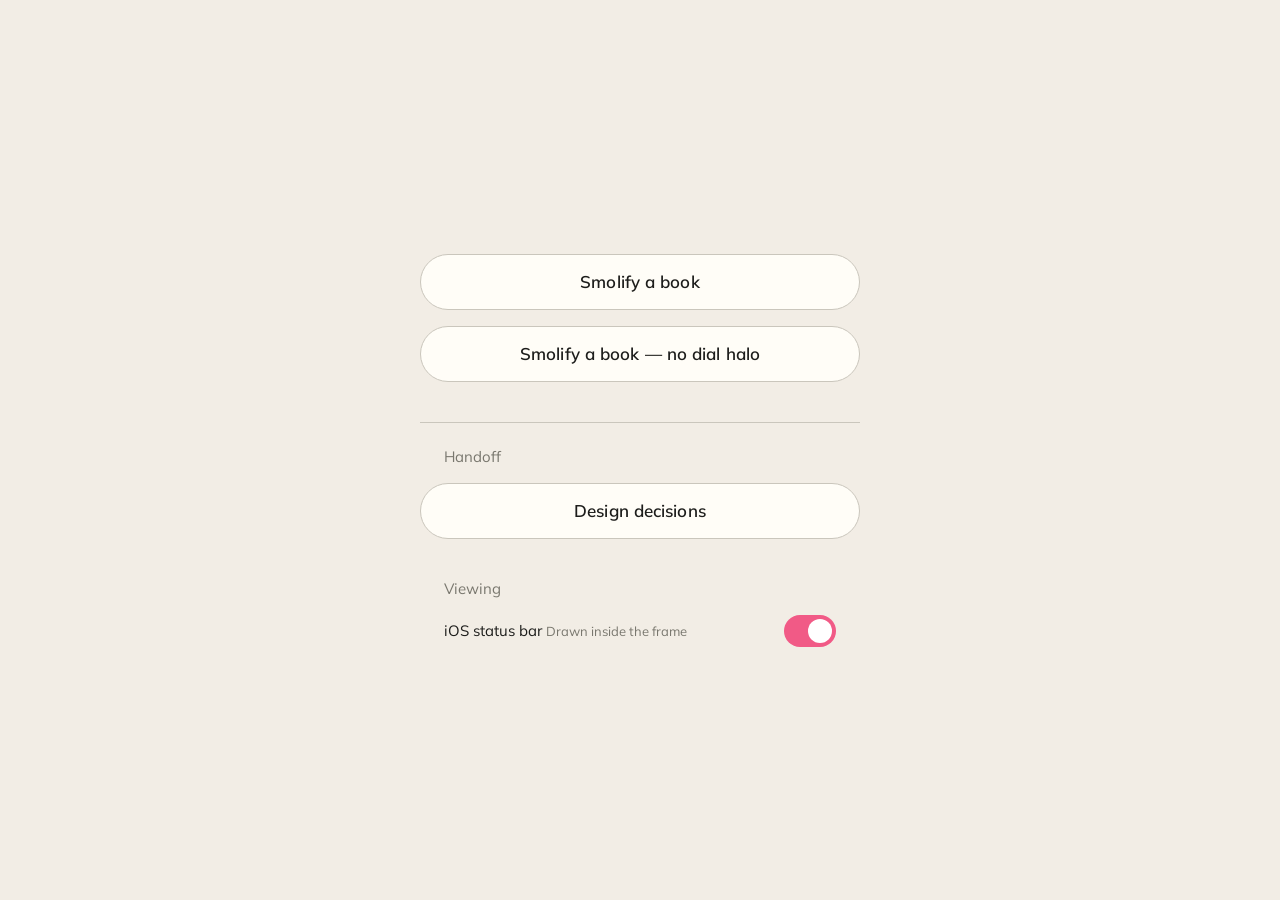
<file: index.html>
<!doctype html>
<html lang="en">
<head>
<meta charset="utf-8">
<meta name="viewport" content="width=device-width, initial-scale=1, viewport-fit=cover">
<title>Smoly — Prototypes</title>
<link rel="manifest" href="manifest.webmanifest">
<meta name="mobile-web-app-capable" content="yes">
<meta name="apple-mobile-web-app-capable" content="yes">
<meta name="apple-mobile-web-app-status-bar-style" content="default">
<meta name="apple-mobile-web-app-title" content="Smoly">
<meta name="theme-color" content="#f2ede5">
<link rel="apple-touch-icon" href="assets/app-icon.svg">
<link rel="preconnect" href="https://fonts.googleapis.com">
<link rel="preconnect" href="https://fonts.gstatic.com" crossorigin>
<link rel="stylesheet" href="https://fonts.googleapis.com/css2?family=Mulish:wght@400;600&display=swap">
<link rel="stylesheet" href="tokens.css">
<link rel="stylesheet" href="components.css">
<script src="prefs.js"></script>
<style>
  html, body { margin: 0; padding: 0; }
  body {
    min-height: 100vh;
    display: flex;
    align-items: center;
    justify-content: center;
    padding: 64px 24px;
    background: var(--md-sys-color-surface-container);
    font-family: var(--md-ref-typeface-plain), system-ui, sans-serif;
    -webkit-font-smoothing: antialiased;
  }

  .index { width: 100%; max-width: 440px; }

  .index__list { display: flex; flex-direction: column; gap: var(--smoly-space-16); }

  .index__item {
    display: flex;
    align-items: center;
    justify-content: center;
    height: 56px;
    padding-inline: var(--smoly-space-24);
    background: var(--md-sys-color-surface);
    border: 1px solid var(--md-sys-color-outline-variant);
    border-radius: var(--md-sys-shape-corner-full);
    color: var(--md-sys-color-on-surface);
    font: 600 17px/24px var(--md-ref-typeface-plain), system-ui, sans-serif;
    letter-spacing: .1px;
    text-align: center;
    text-decoration: none;
    transition: background-color .15s ease, border-color .15s ease, transform .15s ease;
  }
  .index__item:hover {
    background: var(--md-sys-color-surface-container-high);
    border-color: var(--md-sys-color-outline);
  }
  .index__item:active { transform: scale(.99); }

  .index__label {
    margin: var(--smoly-space-40) 0 var(--smoly-space-16);
    padding-inline: var(--smoly-space-24);
    color: var(--md-sys-color-outline);
    font: 400 15px/20px var(--md-ref-typeface-plain), system-ui, sans-serif;
  }

  /* Divider · Type=Full width — 1px outline-variant (library 10:152).
     Separates the prototypes from the handoff material below, which is a
     different kind of thing rather than just another entry in the list. */
  .index__divider {
    height: 1px;
    margin: var(--smoly-space-40) 0 0;
    border: 0;
    background: var(--md-sys-color-outline-variant);
  }
  /* the label already carries a 40 top margin; after a rule that is too much */
  .index__divider + .index__label { margin-top: var(--smoly-space-24); }

  @media (prefers-reduced-motion: reduce) {
    .index__item { transition: none; }
    .index__item:active { transform: none; }
  }

  /* viewing options */
  .index__setting {
    display: flex;
    align-items: center;
    justify-content: space-between;
    gap: var(--smoly-space-16);
    padding-inline: var(--smoly-space-24);
  }
  .index__setting-text { color: var(--md-sys-color-on-surface); font: 400 15px/20px var(--md-ref-typeface-plain), system-ui, sans-serif; }
  .index__setting-note { margin-top: 2px; color: var(--md-sys-color-outline); font: 400 13px/18px var(--md-ref-typeface-plain), system-ui, sans-serif; }

  /* Only worth saying on a phone, and pointless once they have done it */
  .index__tip { display: none; }
  @media (max-width: 440px) {
    body { padding: 32px 20px; }
    .index__tip {
      display: block;
      margin: var(--smoly-space-40) 0 0;
      padding-inline: var(--smoly-space-24);
      color: var(--md-sys-color-outline);
      font: 400 13px/18px var(--md-ref-typeface-plain), system-ui, sans-serif;
      text-align: center;
    }
  }
  @media (display-mode: standalone) {
    .index__tip { display: none; }
  }
</style>
</head>
<body>

<main class="index">

  <div class="index__list">
    <a class="index__item" href="smolify-book.html">Smolify a book</a>
    <a class="index__item" href="smolify-book-flat.html">Smolify a book — no dial halo</a>
  </div>

  <hr class="index__divider">

  <p class="index__label">Handoff</p>

  <div class="index__list">
    <a class="index__item" href="decisions.html">Design decisions</a>
  </div>

  <p class="index__label">Viewing</p>

  <div class="index__setting">
    <span>
      <span class="index__setting-text">iOS status bar</span>
      <span class="index__setting-note" id="statusBarNote"></span>
    </span>
    <button class="md-switch" id="statusBarToggle" role="switch" aria-checked="true"
            aria-label="Draw the iOS status bar inside the prototype">
      <img class="md-switch__handle" src="assets/switch-handle.svg" alt="" width="24" height="24">
    </button>
  </div>

  <p class="index__tip">Share → Add to Home Screen to run these without the browser bar.</p>

</main>

<script>
  (function () {
    var toggle = document.getElementById('statusBarToggle');
    var note = document.getElementById('statusBarNote');

    function sync() {
      var on = SmolyPrefs.statusBar();
      toggle.setAttribute('aria-checked', String(on));
      note.textContent = on ? 'Drawn inside the frame' : 'Using your device’s own';
    }

    toggle.addEventListener('click', function () {
      SmolyPrefs.setStatusBar(!SmolyPrefs.statusBar());
      sync();
    });

    sync();
  })();
</script>

</body>
</html>
</file>
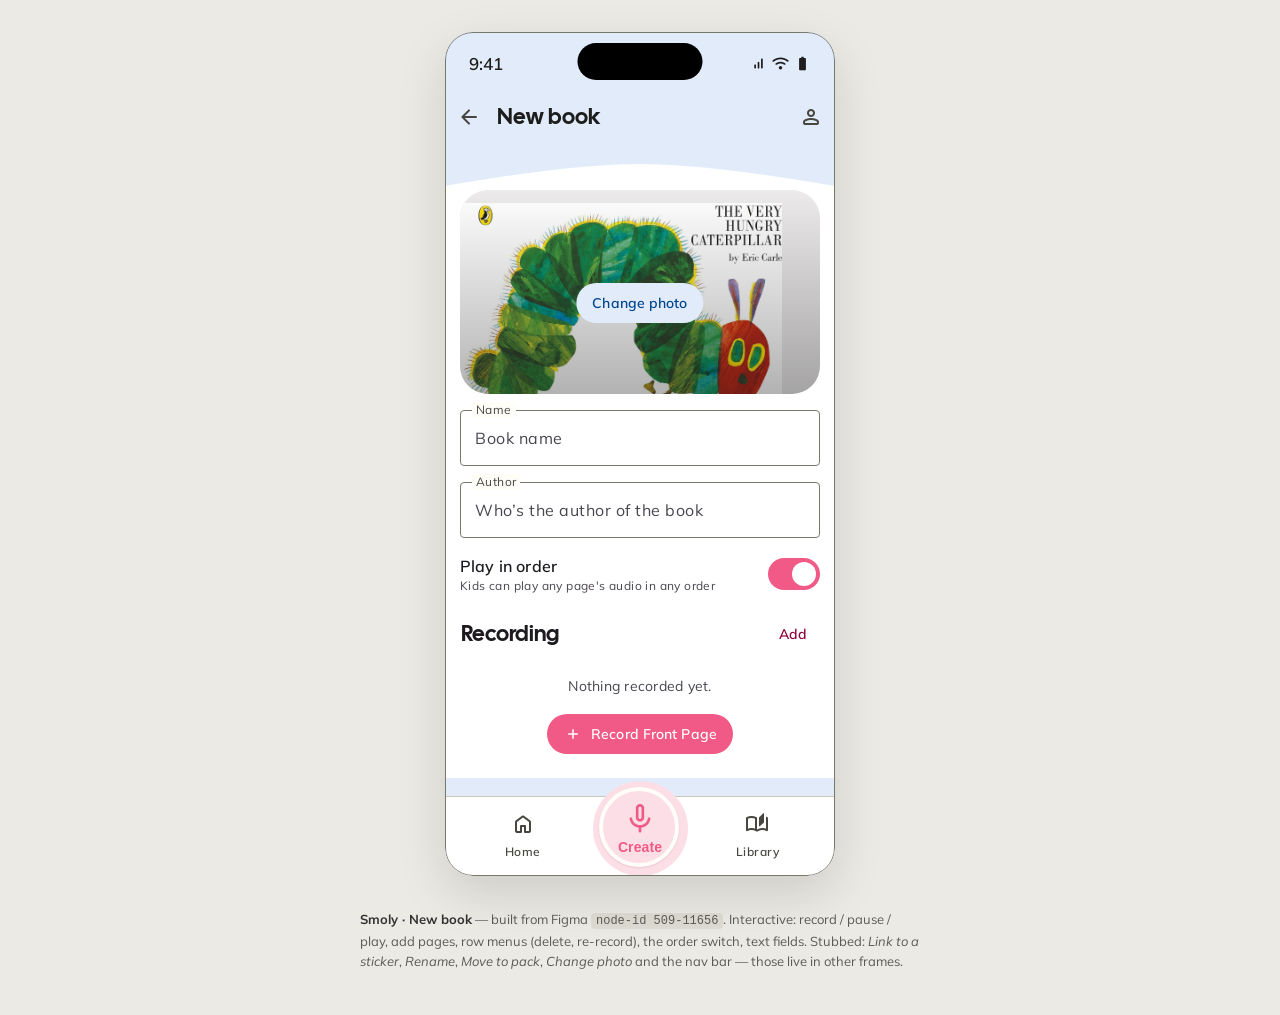
<file: archive/new-book-prototype/index.html>
<!doctype html>
<html lang="en">
<head>
<meta charset="utf-8">
<meta name="viewport" content="width=device-width, initial-scale=1">
<title>Smoly — New book</title>
<link rel="preconnect" href="https://fonts.googleapis.com">
<link rel="preconnect" href="https://fonts.gstatic.com" crossorigin>
<link href="https://fonts.googleapis.com/css2?family=Cal+Sans&family=Mulish:wght@400;600&family=Roboto:wght@400&family=Material+Symbols+Rounded:opsz,wght,FILL,GRAD@20..48,400,0,0&display=swap" rel="stylesheet">
<style>
/* ──────────────────────────────────────────────────────────────
   Tokens — lifted from the Figma variables on the Hi-Fi page
   (file zp3H9TjCyy9F9ViIescwbx · Smoly App Design)
   ────────────────────────────────────────────────────────────── */
:root{
  /* colour */
  --md-sys-color-primary:#f15a86;
  --md-sys-color-primary-container:#fcdee7;
  --md-sys-color-on-primary-container:#8f043f;
  --md-sys-color-secondary-container:#e1ebfa;
  --md-sys-color-on-secondary-container:#00458f;
  --md-sys-color-surface:#fffdf7;
  --md-sys-color-surface-bright:#fffdf7;
  --md-sys-color-surface-container:#f2ede5;
  --md-sys-color-surface-container-lowest:#ffffff;
  --md-sys-color-on-surface:#1d1d1b;
  --md-sys-color-on-surface-variant:#48473f;
  --md-sys-color-outline:#79776e;
  --md-sys-color-orange:#f58521;
  --md-sys-color-orange-container:#fff2e9;
  --md-sys-color-on-orange-container:#713700;
  --md-sys-color-yellow-container:#ffdf9a;
  --md-sys-color-on-yellow-container:#5a4300;
  --smoly-color-button-on-filled:#ffffff;
  --schemes-on-surface:#1d1b20;
  --schemes-on-surface-variant:#49454f;
  --bg-page:#ffffff;
  --outline:#77786a;
  --outline-variant:#c7c8b7;

  /* shape */
  --md-sys-shape-corner-small:8px;
  --md-sys-shape-corner-medium:12px;
  --corner-extra-large:28px;
  --md-sys-shape-corner-full:9999px;

  /* space */
  --smoly-space-0:0px;  --smoly-space-4:4px;  --smoly-space-8:8px;
  --smoly-space-12:12px;--smoly-space-16:16px;--smoly-space-24:24px;
  --spacing-xs:4px;     --spacing-lg:16px;

  /* type */
  --md-ref-typeface-brand:'Cal Sans';
  --md-ref-typeface-plain:'Mulish';
  --md-sys-typescale-title-large-size:22px;  --md-sys-typescale-title-large-line-height:28px;  --md-sys-typescale-title-large-tracking:0px;
  --md-sys-typescale-title-medium-size:16px; --md-sys-typescale-title-medium-line-height:24px; --md-sys-typescale-title-medium-tracking:0.15px;
  --md-sys-typescale-body-large-size:16px;   --md-sys-typescale-body-large-line-height:24px;   --md-sys-typescale-body-large-tracking:0.5px;
  --md-sys-typescale-body-medium-size:14px;  --md-sys-typescale-body-medium-line-height:20px;  --md-sys-typescale-body-medium-tracking:0.25px;
  --md-sys-typescale-body-small-size:12px;   --md-sys-typescale-body-small-line-height:16px;   --md-sys-typescale-body-small-tracking:0.4px;
  --md-sys-typescale-label-large-size:14px;  --md-sys-typescale-label-large-line-height:20px;  --md-sys-typescale-label-large-tracking:0.1px;
  --md-sys-typescale-label-medium-size:12px; --md-sys-typescale-label-medium-line-height:16px; --md-sys-typescale-label-medium-tracking:0.5px;

  /* elevation */
  --elevation-level-2:0 1px 2px 0 rgba(0,0,0,.3), 0 2px 6px 2px rgba(0,0,0,.15);
}

*,*::before,*::after{box-sizing:border-box}
[hidden]{display:none!important}
html,body{margin:0;padding:0}
body{
  min-height:100vh;
  display:flex;flex-direction:column;align-items:center;justify-content:center;
  gap:20px;padding:32px 16px;
  background:#eceae4;
  font-family:var(--md-ref-typeface-plain),system-ui,sans-serif;
  -webkit-font-smoothing:antialiased;
}

/* type helpers */
.t-title-lg{font-family:var(--md-ref-typeface-brand),var(--md-ref-typeface-plain),sans-serif;font-weight:400;
  font-size:var(--md-sys-typescale-title-large-size);line-height:var(--md-sys-typescale-title-large-line-height);
  letter-spacing:var(--md-sys-typescale-title-large-tracking)}
.t-title-md{font-weight:600;font-size:var(--md-sys-typescale-title-medium-size);
  line-height:var(--md-sys-typescale-title-medium-line-height);letter-spacing:var(--md-sys-typescale-title-medium-tracking)}
.t-body-lg{font-weight:400;font-size:var(--md-sys-typescale-body-large-size);
  line-height:var(--md-sys-typescale-body-large-line-height);letter-spacing:var(--md-sys-typescale-body-large-tracking)}
.t-body-md{font-weight:400;font-size:var(--md-sys-typescale-body-medium-size);
  line-height:var(--md-sys-typescale-body-medium-line-height);letter-spacing:var(--md-sys-typescale-body-medium-tracking)}
.t-body-sm{font-weight:400;font-size:var(--md-sys-typescale-body-small-size);
  line-height:var(--md-sys-typescale-body-small-line-height);letter-spacing:var(--md-sys-typescale-body-small-tracking)}
.t-label-lg{font-weight:600;font-size:var(--md-sys-typescale-label-large-size);
  line-height:var(--md-sys-typescale-label-large-line-height);letter-spacing:var(--md-sys-typescale-label-large-tracking)}
.t-label-md{font-weight:600;font-size:var(--md-sys-typescale-label-medium-size);
  line-height:var(--md-sys-typescale-label-medium-line-height);letter-spacing:var(--md-sys-typescale-label-medium-tracking)}

.ms{font-family:'Material Symbols Rounded';font-weight:400;font-style:normal;
  line-height:1;letter-spacing:normal;text-transform:none;white-space:nowrap;
  direction:ltr;-webkit-font-feature-settings:'liga';font-variation-settings:'FILL' 0,'GRAD' 0;
  -webkit-font-smoothing:antialiased;user-select:none}

/* ── device ───────────────────────────────────────────────── */
.device::after{content:'';position:absolute;inset:0;z-index:60;pointer-events:none;
  border:1px solid var(--outline);border-radius:var(--corner-extra-large)}
.device{
  position:relative;width:390px;height:844px;flex:none;
  border-radius:var(--corner-extra-large);
  background:var(--md-sys-color-secondary-container);
  overflow:hidden;display:flex;flex-direction:column;
  box-shadow:0 18px 50px rgba(0,0,0,.13);
}

/* status bar */
.statusbar{flex:none;height:62px;position:relative;display:flex;align-items:center;
  padding:0 24px;color:var(--md-sys-color-on-surface)}
.statusbar .time{font-weight:600;font-size:17px;letter-spacing:.1px;width:54px}
.statusbar .island{position:absolute;left:50%;top:11px;transform:translateX(-50%);
  width:125px;height:37px;border-radius:19px;background:#000}
.statusbar .right{margin-left:auto;display:flex;align-items:center;gap:5px}
.statusbar .right .ms{font-size:17px}

/* top app bar */
.topbar{flex:none;height:46px;display:flex;align-items:center;gap:var(--smoly-space-4);
  padding:0 var(--smoly-space-4)}
.topbar .title{flex:1;min-width:0;padding-left:var(--smoly-space-4);color:var(--md-sys-color-on-surface)}

.icon-btn{width:40px;height:40px;flex:none;display:flex;align-items:center;justify-content:center;
  border:0;background:transparent;border-radius:var(--md-sys-shape-corner-full);
  color:var(--md-sys-color-on-surface-variant);cursor:pointer;padding:0}
.icon-btn .ms{font-size:24px}
.icon-btn:hover{background:rgba(0,0,0,.05)}

/* scroll area */
.scroll{flex:1;min-height:0;overflow-y:auto;overflow-x:hidden;-webkit-overflow-scrolling:touch}
.scroll::-webkit-scrollbar{width:0}
.blue-gap{height:24px}
.curve{display:block;width:100%;height:22px}
.sheet-surface{background:var(--md-sys-color-surface-container-lowest);
  display:flex;flex-direction:column;align-items:center;gap:12px;
  padding-bottom:var(--smoly-space-24);min-height:560px;padding-left:15px;padding-right:15px}

.col-360{width:100%;max-width:360px;display:flex;flex-direction:column;gap:var(--spacing-lg);
  align-items:flex-start;padding:var(--spacing-xs) 0}

/* cover */
.cover{position:relative;width:100%;max-width:360px;height:204px;border-radius:var(--corner-extra-large);
  overflow:hidden;background:#fff}
.cover .backing{position:absolute;inset:0 -16px 0 0;background:#eceaea}
.cover .art{position:absolute;left:0;top:13px;width:322px;height:217px;overflow:hidden}
.cover .art img{position:absolute;left:-1.24%;top:-4.69%;width:103.49%;height:109.38%;max-width:none;display:block}
.cover .scrim{position:absolute;left:-3px;top:0;width:367px;height:204px;
  background:linear-gradient(to bottom,rgba(0,0,0,0),rgba(0,0,0,.3))}

.btn{display:inline-flex;align-items:center;justify-content:center;gap:var(--smoly-space-8);
  height:40px;padding:0 var(--smoly-space-16);border:0;border-radius:var(--md-sys-shape-corner-full);
  cursor:pointer;font-family:inherit}
.btn .ms{font-size:20px}
.btn-tonal{background:var(--md-sys-color-secondary-container);color:var(--md-sys-color-on-secondary-container)}
.btn-filled{background:var(--md-sys-color-primary);color:var(--smoly-color-button-on-filled)}
.btn-text{background:transparent;color:var(--md-sys-color-on-primary-container);height:32px;padding:0 var(--smoly-space-12)}
.btn:active{filter:brightness(.95)}
.cover .btn{position:absolute;left:50%;top:93px;transform:translateX(-50%)}

/* text fields */
.fields{display:flex;flex-direction:column;gap:16px;width:100%}
.field{position:relative;display:flex;align-items:center;gap:var(--smoly-space-16);
  height:56px;padding:0 var(--smoly-space-12);border:1px solid var(--md-sys-color-outline);
  border-radius:4px;background:transparent}
.field:focus-within{border-color:var(--md-sys-color-primary);box-shadow:inset 0 0 0 1px var(--md-sys-color-primary)}
.field input{flex:1;min-width:0;border:0;outline:0;background:transparent;font-family:inherit;
  color:var(--md-sys-color-on-surface)}
.field input::placeholder{color:var(--schemes-on-surface-variant)}
.field .floating-label{position:absolute;left:11px;top:-9px;padding:0 4px;
  background:var(--md-sys-color-surface);color:var(--md-sys-color-on-surface-variant)}

/* sequence toggle */
.seq{display:flex;align-items:center;justify-content:space-between;width:100%}
.seq .meta{flex:1;min-width:0;display:flex;flex-direction:column}
.seq .meta .t-title-md{color:var(--schemes-on-surface)}
.seq .meta .t-body-sm{color:var(--schemes-on-surface-variant)}
.switch{position:relative;width:52px;height:32px;flex:none;border:0;padding:0;background:transparent;cursor:pointer}
.switch .track{position:absolute;inset:0;border-radius:16px;background:var(--md-sys-color-primary);
  transition:background .18s ease}
.switch .handle{position:absolute;top:4px;left:24px;width:24px;height:24px;
  transition:left .18s ease}
.switch .handle img{display:block;width:24px;height:24px}
.switch[aria-checked="false"] .track{background:var(--md-sys-color-outline)}
.switch[aria-checked="false"] .handle{left:4px}

/* recording block */
.rec-block{width:100%;max-width:360px;display:flex;flex-direction:column;align-items:center;
  justify-content:center;gap:var(--smoly-space-8)}
.rec-head{display:flex;align-items:center;height:48px;width:100%;max-width:358px}
.rec-head .t-title-lg{flex:1;color:var(--schemes-on-surface)}
.rec-empty{height:40px;display:flex;align-items:center;justify-content:center;
  width:100%;max-width:224px;color:var(--schemes-on-surface-variant);text-align:center}
.rec-list{width:100%;max-width:360px;display:flex;flex-direction:column;gap:10px;
  padding:var(--smoly-space-12) var(--smoly-space-0);border-radius:var(--md-sys-shape-corner-medium)}

/* audio tile */
.tile{display:flex;align-items:center;gap:var(--smoly-space-4);width:100%;position:relative}
.tile .grip{width:30px;height:30px;flex:none;display:flex;align-items:center;justify-content:center;
  cursor:grab;opacity:.85}
.tile .grip img{width:20px;height:20px;display:block}
.tile .layer{display:flex;align-items:center;justify-content:space-between;
  background:var(--md-sys-color-surface-bright);position:relative;
  border-radius:var(--md-sys-shape-corner-medium);padding:10px 16px;cursor:pointer;
  transition:background .12s ease}
.tile .layer::after{content:'';position:absolute;inset:0;pointer-events:none;
  border:1px solid var(--md-sys-color-outline);border-radius:var(--md-sys-shape-corner-medium)}
.tile .layer:hover{background:#f7f4ea}
.tile--page .layer{flex:1;min-width:0}
.tile--numbered .layer{flex:1;min-width:0;max-width:324px;padding-left:16px;padding-right:8px}
.tile .lead{display:flex;align-items:center;gap:8px;min-width:0;overflow:hidden}
.tile .label{color:var(--md-sys-color-on-surface);white-space:nowrap;overflow:hidden;text-overflow:ellipsis}
.tile .play{width:32px;height:32px;flex:none;display:flex;align-items:center;justify-content:center;
  border:0;padding:0;border-radius:var(--md-sys-shape-corner-full);
  background:var(--md-sys-color-secondary-container);color:var(--md-sys-color-on-secondary-container);cursor:pointer}
.tile .play .ms{font-size:20px}
.tile .chev{font-size:24px;color:var(--md-sys-color-on-surface-variant);flex:none}

/* chips */
.chip{display:inline-flex;flex:none;align-items:center;gap:var(--smoly-space-8);height:32px;
  padding:0 var(--smoly-space-16) 0 var(--smoly-space-8);border-radius:var(--md-sys-shape-corner-small);white-space:nowrap}
.chip .ms{font-size:18px}
.chip--noaudio{background:var(--md-sys-color-yellow-container);color:var(--md-sys-color-on-yellow-container)}
.chip--noaudio .ms{color:var(--md-sys-color-on-yellow-container)}
.chip--unlinked{background:var(--md-sys-color-orange-container);color:var(--md-sys-color-on-orange-container)}
.chip--unlinked .ms{color:var(--md-sys-color-orange)}

/* row menu */
.menu-wrap{position:relative;flex:none}
.menu-btn{width:40px;height:40px;display:flex;align-items:center;justify-content:center;
  border:0;background:transparent;border-radius:var(--md-sys-shape-corner-full);
  color:var(--md-sys-color-on-surface-variant);cursor:pointer;padding:0}
.menu-btn .ms{font-size:24px}
.menu{position:absolute;top:44px;right:0;width:200px;z-index:20;
  background:var(--md-sys-color-surface-container);border-radius:var(--md-sys-shape-corner-medium);
  padding:var(--smoly-space-8) 0;box-shadow:var(--elevation-level-2);overflow:hidden}
.menu--up{top:auto;bottom:44px}
.menu-item{display:flex;align-items:center;gap:var(--smoly-space-12);height:48px;width:100%;
  padding:0 var(--smoly-space-12);border:0;background:transparent;cursor:pointer;
  font-family:inherit;text-align:left;color:var(--md-sys-color-on-surface)}
.menu-item .ms{font-size:24px;color:var(--md-sys-color-on-surface-variant)}
.menu-item:hover{background:rgba(0,0,0,.05)}

/* navigation bar */
.navbar{flex:none;height:80px;width:100%;display:flex;align-items:flex-end;justify-content:center;
  padding:0 8px;background:var(--bg-page);border-top:1px solid var(--outline-variant)}
.nav-item{flex:1;min-width:0;height:80px;display:flex;flex-direction:column;align-items:center;
  justify-content:center;gap:var(--smoly-space-4);padding:12px 0 16px;border:0;background:transparent;cursor:pointer;font-family:inherit}
.nav-item .pill{width:64px;height:32px;display:flex;align-items:center;justify-content:center;
  border-radius:var(--md-sys-shape-corner-full)}
.nav-item .ms{font-size:24px;color:var(--md-sys-color-on-surface-variant)}
.nav-item .t-label-md{color:var(--md-sys-color-on-surface-variant)}
.nav-item.is-active .ms{color:var(--md-sys-color-on-secondary-container)}
.nav-item.is-active .t-label-md{color:var(--md-sys-color-on-surface)}
.nav-fab{position:relative;width:95px;height:95px;flex:none;border:0;background:transparent;cursor:pointer;padding:0}
.nav-fab .ring{position:absolute;left:6.5px;top:5.5px;width:80px;height:80px;border-radius:100px;
  border:4px solid var(--md-sys-color-surface);box-shadow:0 1px 2px 0 rgba(0,0,0,.1)}
.nav-fab .face{position:absolute;inset:0;border-radius:100px;background:var(--md-sys-color-primary-container);
  display:flex;flex-direction:column;align-items:center;justify-content:center}
.nav-fab .ms{font-size:36px;color:var(--md-sys-color-primary)}
.nav-fab .t-label-lg{color:var(--md-sys-color-primary);text-align:center;width:100%}

/* ── bottom sheet ─────────────────────────────────────────── */
.scrim-layer{position:absolute;inset:0;background:rgba(0,0,0,.32);opacity:0;pointer-events:none;
  transition:opacity .24s ease;z-index:30}
.scrim-layer.is-open{opacity:1;pointer-events:auto}
.bsheet{position:absolute;left:0;right:0;bottom:0;z-index:40;
  transform:translateY(110%);transition:transform .28s cubic-bezier(.2,.8,.25,1)}
.bsheet.is-open{transform:translateY(0)}
.bsheet .curve-top{display:block;width:100%;height:16px}
.bsheet .body{background:var(--md-sys-color-surface-bright)}
.bsheet .titlebar{display:flex;align-items:center;justify-content:space-between;
  padding:var(--smoly-space-8) var(--smoly-space-24)}
.bsheet .titlebar .t-title-lg{color:var(--md-sys-color-on-surface)}
.bsheet .spacer-40{width:40px;height:40px;flex:none}
.bsheet .inner{display:flex;flex-direction:column;padding-bottom:32px}
.bsheet .timer{display:flex;align-items:center;justify-content:center;
  padding:var(--smoly-space-8) var(--smoly-space-24);color:var(--md-sys-color-on-surface);
  font-family:'Roboto',var(--md-ref-typeface-plain),sans-serif;
  font-size:16px;line-height:24px;letter-spacing:.5px}
.bsheet .hint{height:36px;display:flex;align-items:center;justify-content:center;
  padding:var(--smoly-space-8) var(--smoly-space-24);color:var(--md-sys-color-on-surface-variant)}
.bsheet .dial-row{height:110px;display:flex;align-items:flex-start;justify-content:center}
.dial{position:relative;width:110px;height:110px;border:0;background:transparent;padding:0;cursor:pointer}
.dial .ring{position:absolute;left:50%;top:5.5px;transform:translateX(-50%);
  width:96px;height:96px;border-radius:120px;border:4.8px solid var(--md-sys-color-surface);
  box-shadow:0 1.2px 4.8px 0 rgba(0,0,0,.25)}
.dial .face{position:absolute;inset:0;border-radius:120px;background:var(--md-sys-color-primary-container);
  display:flex;align-items:center;justify-content:center}
.dial .ms{font-size:51.84px;color:var(--md-sys-color-primary)}
.dial:active .face{filter:brightness(.97)}
.dial.is-recording .face{animation:pulse 1.6s ease-in-out infinite}
@keyframes pulse{0%,100%{box-shadow:0 0 0 0 rgba(241,90,134,0)}50%{box-shadow:0 0 0 10px rgba(241,90,134,.14)}}
.bsheet .actions{display:flex;flex-direction:column;gap:var(--smoly-space-16);
  padding:var(--smoly-space-8) var(--smoly-space-24)}
.bsheet .actions .btn{width:100%}

/* toast */
.toast{position:absolute;left:50%;bottom:104px;transform:translate(-50%,8px);z-index:70;
  max-width:330px;padding:12px 16px;border-radius:var(--md-sys-shape-corner-small);
  background:#332f2b;color:#fff;box-shadow:var(--elevation-level-2);
  opacity:0;pointer-events:none;transition:opacity .2s ease,transform .2s ease}
.toast.is-open{opacity:1;transform:translate(-50%,0)}

/* caption outside the device */
.caption{width:min(560px,100%);color:#5c5a54;font-size:13px;line-height:1.55}
.caption b{color:#333}
.caption code{background:#dedbd3;padding:1px 5px;border-radius:4px;font-size:12px}
@media (max-width:440px){
  body{padding:0;background:#fff}
  .device{width:100vw;height:100svh;border-radius:0;box-shadow:none}
  .device::after{display:none}
  .caption{display:none}
}
</style>
</head>
<body>

<div class="device" id="device">

  <!-- status bar -->
  <div class="statusbar">
    <span class="time">9:41</span>
    <span class="island"></span>
    <span class="right">
      <span class="ms">signal_cellular_alt</span>
      <span class="ms">wifi</span>
      <span class="ms">battery_full</span>
    </span>
  </div>

  <!-- top app bar -->
  <div class="topbar">
    <button class="icon-btn" data-stub="Back"><span class="ms">arrow_back</span></button>
    <span class="title t-title-lg">New book</span>
    <button class="icon-btn" data-stub="Account"><span class="ms">person</span></button>
  </div>

  <!-- scrolling content -->
  <div class="scroll">
    <div class="blue-gap"></div>
    <img class="curve" src="assets/curve-top.svg" width="390" height="22" alt="">
    <div class="sheet-surface">

      <div class="col-360">
        <!-- cover -->
        <div class="cover">
          <div class="backing"></div>
          <div class="art"><img src="assets/cover.png" alt="Book cover"></div>
          <div class="scrim"></div>
          <button class="btn btn-tonal t-label-lg" data-stub="Change photo">Change photo</button>
        </div>

        <!-- text fields -->
        <div class="fields">
          <div class="field">
            <span class="floating-label t-body-sm">Name</span>
            <input class="t-body-lg" type="text" placeholder="Book name" aria-label="Name">
          </div>
          <div class="field">
            <span class="floating-label t-body-sm">Author</span>
            <input class="t-body-lg" type="text" placeholder="Who’s the author of the book" aria-label="Author">
          </div>
        </div>

        <!-- play in order -->
        <div class="seq">
          <div class="meta">
            <span class="t-title-md">Play in order</span>
            <span class="t-body-sm">Kids can play any page's audio in any order</span>
          </div>
          <button class="switch" id="seqSwitch" role="switch" aria-checked="true" aria-label="Play in order">
            <span class="track"></span>
            <span class="handle"><img src="assets/switch-handle.svg" width="24" height="24" alt=""></span>
          </button>
        </div>
      </div>

      <!-- recording -->
      <div class="rec-block">
        <div class="rec-head">
          <span class="t-title-lg">Recording</span>
          <button class="btn btn-text t-label-lg" id="addBtn">Add</button>
        </div>

        <div class="rec-empty t-body-md" id="emptyNote">Nothing recorded yet.</div>
        <button class="btn btn-filled t-label-lg" id="recordFrontBtn">
          <span class="ms">add</span>Record Front Page
        </button>

        <div class="rec-list" id="recList" hidden></div>
      </div>

    </div>
  </div>

  <!-- navigation bar -->
  <nav class="navbar">
    <button class="nav-item" data-stub="Home">
      <span class="pill"><span class="ms">home</span></span>
      <span class="t-label-md">Home</span>
    </button>
    <button class="nav-fab" data-stub="Create">
      <span class="face"><span class="ms">mic</span><span class="t-label-lg">Create</span></span>
      <span class="ring"></span>
    </button>
    <button class="nav-item" data-stub="Library">
      <span class="pill"><span class="ms">auto_stories</span></span>
      <span class="t-label-md">Library</span>
    </button>
  </nav>

  <!-- scrim + bottom sheet -->
  <div class="scrim-layer" id="scrim"></div>

  <section class="bsheet" id="sheet" role="dialog" aria-modal="true" aria-labelledby="sheetTitle">
    <img class="curve-top" src="assets/sheet-curve.svg" width="390" height="16" alt="">
    <div class="body">
      <div class="titlebar">
        <span class="spacer-40"></span>
        <span class="t-title-lg" id="sheetTitle">Front Page</span>
        <button class="icon-btn" id="sheetClose" aria-label="Close"><span class="ms">close</span></button>
      </div>
      <div class="inner">
        <div class="timer" id="sheetTimer">00:00:00 / 00:20:00</div>
        <div class="hint t-body-lg" id="sheetHint">Tap to start</div>
        <div class="dial-row">
          <button class="dial" id="dial" aria-label="Start recording">
            <span class="face"><span class="ms" id="dialIcon">mic</span></span>
            <span class="ring"></span>
          </button>
        </div>
        <div class="actions" id="sheetActions" hidden>
          <button class="btn btn-filled t-label-lg" id="recordNextBtn">Record next audio</button>
          <button class="btn btn-tonal t-label-lg" id="linkStickerBtn">Link to a sticker</button>
        </div>
      </div>
    </div>
  </section>

  <div class="toast t-body-md" id="toast"></div>
</div>

<p class="caption">
  <b>Smoly · New book</b> — built from Figma <code>node-id 509-11656</code>.
  Interactive: record / pause / play, add pages, row menus (delete, re-record), the order switch, text fields.
  Stubbed: <i>Link to a sticker</i>, <i>Rename</i>, <i>Move to pack</i>, <i>Change photo</i> and the nav bar — those live in other frames.
</p>

<script>
(function(){
  'use strict';

  var MAX_SECONDS = 20 * 60;

  /* ── state ─────────────────────────────────────────────── */
  // item: { id, kind:'front'|'page', n, recorded:false }
  var items = [];
  var nextPage = 1;
  var active = null;       // id of the item the sheet is showing
  var phase  = 'idle';     // 'idle' | 'recording' | 'done'
  var elapsed = 0;
  var ticker = null;

  /* ── elements ──────────────────────────────────────────── */
  var recList      = document.getElementById('recList');
  var emptyNote    = document.getElementById('emptyNote');
  var recordFront  = document.getElementById('recordFrontBtn');
  var addBtn       = document.getElementById('addBtn');
  var sheet        = document.getElementById('sheet');
  var scrim        = document.getElementById('scrim');
  var sheetTitle   = document.getElementById('sheetTitle');
  var sheetTimer   = document.getElementById('sheetTimer');
  var sheetHint    = document.getElementById('sheetHint');
  var sheetActions = document.getElementById('sheetActions');
  var dial         = document.getElementById('dial');
  var dialIcon     = document.getElementById('dialIcon');
  var toastEl      = document.getElementById('toast');

  /* ── helpers ───────────────────────────────────────────── */
  function hhmmss(total){
    var h = Math.floor(total/3600), m = Math.floor((total%3600)/60), s = total%60;
    var p = function(v){ return (v<10?'0':'') + v; };
    return p(h)+':'+p(m)+':'+p(s);
  }
  // Figma frames 207 / 210 / 213 show a bare "00:00" at rest, HH:MM:SS once running
  function readout(total){ return total === 0 ? '00:00' : hhmmss(total); }
  function find(id){
    for (var i=0;i<items.length;i++) if (items[i].id===id) return items[i];
    return null;
  }
  function labelOf(it){ return it.kind==='front' ? 'Front page' : '# ' + it.n; }
  function sheetTitleOf(it){ return it.kind==='front' ? 'Front Page' : 'Recording - # ' + it.n; }

  var toastTimer = null;
  function toast(msg){
    toastEl.textContent = msg;
    toastEl.classList.add('is-open');
    clearTimeout(toastTimer);
    toastTimer = setTimeout(function(){ toastEl.classList.remove('is-open'); }, 2200);
  }

  /* ── list rendering ────────────────────────────────────── */
  function renderList(){
    var hasItems = items.length > 0;
    recList.hidden  = !hasItems;
    emptyNote.hidden = hasItems;
    recordFront.hidden = hasItems;

    recList.textContent = '';

    items.forEach(function(it){
      var isFront = it.kind === 'front';

      var row = document.createElement('div');
      row.className = 'tile ' + (isFront ? 'tile--page' : 'tile--numbered');
      row.dataset.id = it.id;

      if (!isFront){
        var grip = document.createElement('span');
        grip.className = 'grip';
        grip.innerHTML = '<img src="assets/drag-indicator.svg" width="20" height="20" alt="">';
        row.appendChild(grip);
      }

      var layer = document.createElement('div');
      layer.className = 'layer';
      layer.setAttribute('role','button');
      layer.tabIndex = 0;

      var lead = document.createElement('div');
      lead.className = 'lead';

      if (it.recorded){
        var play = document.createElement('button');
        play.className = 'play';
        play.setAttribute('aria-label','Play ' + labelOf(it));
        play.innerHTML = '<span class="ms">play_arrow</span>';
        play.addEventListener('click', function(e){
          e.stopPropagation();
          toast('Playing ' + labelOf(it) + ' …');
        });
        lead.appendChild(play);
      }

      var label = document.createElement('span');
      label.className = 'label t-body-lg';
      label.textContent = labelOf(it);
      lead.appendChild(label);

      var chip = document.createElement('span');
      if (it.recorded){
        chip.className = 'chip chip--unlinked t-label-lg';
        chip.innerHTML = '<span class="ms">error</span>Unlinked';
      } else {
        chip.className = 'chip chip--noaudio t-label-lg';
        chip.innerHTML = '<span class="ms">mic</span>No audio';
      }
      lead.appendChild(chip);
      layer.appendChild(lead);

      if (isFront){
        var chev = document.createElement('span');
        chev.className = 'ms chev';
        chev.textContent = 'chevron_right';
        layer.appendChild(chev);
      } else {
        layer.appendChild(buildMenu(it));
      }

      layer.addEventListener('click', function(){ openSheet(it.id); });
      layer.addEventListener('keydown', function(e){
        if (e.key === 'Enter' || e.key === ' '){ e.preventDefault(); openSheet(it.id); }
      });

      row.appendChild(layer);
      recList.appendChild(row);
    });
  }

  function buildMenu(it){
    var wrap = document.createElement('div');
    wrap.className = 'menu-wrap';

    var btn = document.createElement('button');
    btn.className = 'menu-btn';
    btn.setAttribute('aria-label','More options for ' + labelOf(it));
    btn.innerHTML = '<span class="ms">menu</span>';

    var menu = document.createElement('div');
    menu.className = 'menu';
    menu.hidden = true;

    [
      ['edit','Rename'],
      ['mic','Re-record'],
      ['sell','Move to pack'],
      ['delete','Delete']
    ].forEach(function(pair){
      var mi = document.createElement('button');
      mi.className = 'menu-item t-body-lg';
      mi.innerHTML = '<span class="ms">' + pair[0] + '</span>' + pair[1];
      mi.addEventListener('click', function(e){
        e.stopPropagation();
        closeAllMenus();
        if (pair[1] === 'Delete'){
          items = items.filter(function(x){ return x.id !== it.id; });
          renderList();
          toast(labelOf(it) + ' deleted');
        } else if (pair[1] === 'Re-record'){
          it.recorded = false;
          renderList();
          openSheet(it.id);
        } else {
          toast(pair[1] + ' lives in another frame — not in this prototype.');
        }
      });
      menu.appendChild(mi);
    });

    btn.addEventListener('click', function(e){
      e.stopPropagation();
      var wasOpen = !menu.hidden;
      closeAllMenus();
      menu.hidden = wasOpen;
      if (!menu.hidden) flipIfClipped(btn, menu);
    });

    wrap.appendChild(btn);
    wrap.appendChild(menu);
    return wrap;
  }

  // open upwards when there isn't room below inside the scrolling screen
  function flipIfClipped(btn, menu){
    menu.classList.remove('menu--up');
    var scroller = document.querySelector('.scroll').getBoundingClientRect();
    var below = btn.getBoundingClientRect().bottom + 4 + menu.offsetHeight;
    if (below > scroller.bottom) menu.classList.add('menu--up');
  }

  function closeAllMenus(){
    var all = recList.querySelectorAll('.menu');
    for (var i=0;i<all.length;i++) all[i].hidden = true;
  }
  document.addEventListener('click', closeAllMenus);

  /* ── sheet ─────────────────────────────────────────────── */
  function renderSheet(){
    var it = find(active);
    if (!it) return;

    sheetTitle.textContent = sheetTitleOf(it);
    sheetTimer.textContent = readout(elapsed) + ' / ' + hhmmss(MAX_SECONDS);

    if (phase === 'idle'){
      dialIcon.textContent = 'mic';
      dial.setAttribute('aria-label','Start recording');
      dial.classList.remove('is-recording');
      sheetHint.textContent = 'Tap to start';
      sheetActions.hidden = true;
    } else if (phase === 'recording'){
      dialIcon.textContent = 'pause';
      dial.setAttribute('aria-label','Pause recording');
      dial.classList.add('is-recording');
      sheetHint.textContent = '';
      sheetActions.hidden = true;
    } else {
      dialIcon.textContent = 'play_arrow';
      dial.setAttribute('aria-label','Play back recording');
      dial.classList.remove('is-recording');
      sheetHint.textContent = '';
      sheetActions.hidden = false;
    }
  }

  function openSheet(id){
    var it = find(id);
    if (!it) return;
    stopTicker();
    active  = id;
    elapsed = 0;
    phase   = it.recorded ? 'done' : 'idle';
    if (it.recorded) elapsed = it.length || 0;
    renderSheet();
    sheet.classList.add('is-open');
    scrim.classList.add('is-open');
  }

  function closeSheet(){
    stopTicker();
    sheet.classList.remove('is-open');
    scrim.classList.remove('is-open');
    active = null;
    renderList();
  }

  function startTicker(){
    stopTicker();
    ticker = setInterval(function(){
      elapsed++;
      if (elapsed >= MAX_SECONDS){ elapsed = MAX_SECONDS; finishRecording(); return; }
      sheetTimer.textContent = readout(elapsed) + ' / ' + hhmmss(MAX_SECONDS);
    }, 1000);
  }
  function stopTicker(){ if (ticker){ clearInterval(ticker); ticker = null; } }

  function finishRecording(){
    stopTicker();
    var it = find(active);
    if (it){ it.recorded = true; it.length = elapsed; }
    phase = 'done';
    renderSheet();
    renderList();
  }

  dial.addEventListener('click', function(){
    if (phase === 'idle'){ phase = 'recording'; renderSheet(); startTicker(); }
    else if (phase === 'recording'){ finishRecording(); }
    else { toast('Playing back …'); }
  });

  document.getElementById('sheetClose').addEventListener('click', closeSheet);
  scrim.addEventListener('click', closeSheet);
  document.addEventListener('keydown', function(e){
    if (e.key === 'Escape' && sheet.classList.contains('is-open')) closeSheet();
  });

  document.getElementById('recordNextBtn').addEventListener('click', function(){
    var it = addPage();
    renderList();
    openSheet(it.id);
  });

  document.getElementById('linkStickerBtn').addEventListener('click', function(){
    closeSheet();
    toast('Sticker linking lives in the bulk-linking flow — not in this prototype.');
  });

  /* ── adding items ──────────────────────────────────────── */
  var uid = 0;
  function addFront(){
    var it = { id:'i'+(++uid), kind:'front', recorded:false };
    items.push(it);
    return it;
  }
  function addPage(){
    var it = { id:'i'+(++uid), kind:'page', n:nextPage++, recorded:false };
    items.push(it);
    return it;
  }

  recordFront.addEventListener('click', function(){
    var it = addFront();
    renderList();
    openSheet(it.id);
  });

  addBtn.addEventListener('click', function(){
    var it = items.length === 0 ? addFront() : addPage();
    renderList();
    toast(labelOf(it) + ' added');
  });

  /* ── switch ────────────────────────────────────────────── */
  var seqSwitch = document.getElementById('seqSwitch');
  seqSwitch.addEventListener('click', function(){
    var on = seqSwitch.getAttribute('aria-checked') === 'true';
    seqSwitch.setAttribute('aria-checked', on ? 'false' : 'true');
  });

  /* ── stubs ─────────────────────────────────────────────── */
  var stubs = document.querySelectorAll('[data-stub]');
  for (var i=0;i<stubs.length;i++){
    (function(el){
      el.addEventListener('click', function(){
        toast(el.dataset.stub + ' isn’t part of this screen’s prototype.');
      });
    })(stubs[i]);
  }

  renderList();
})();
</script>
</body>
</html>
</file>
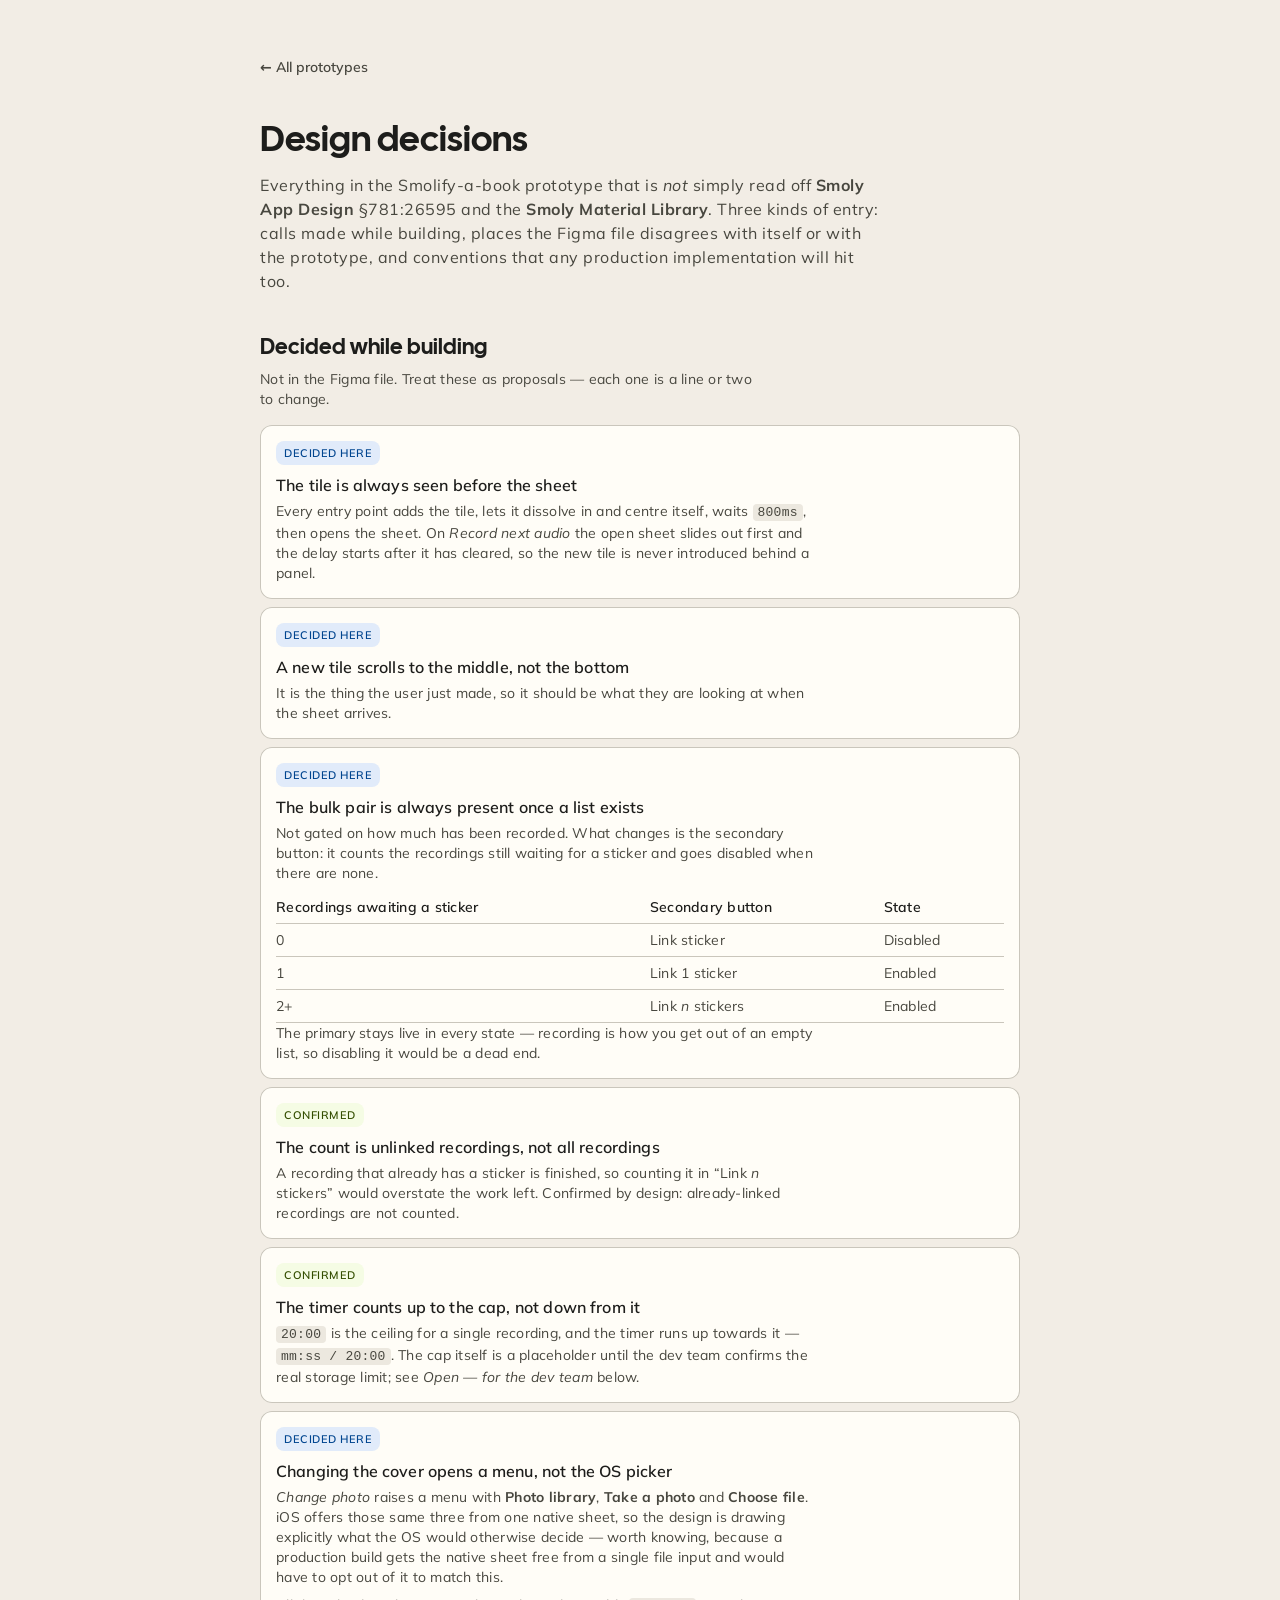
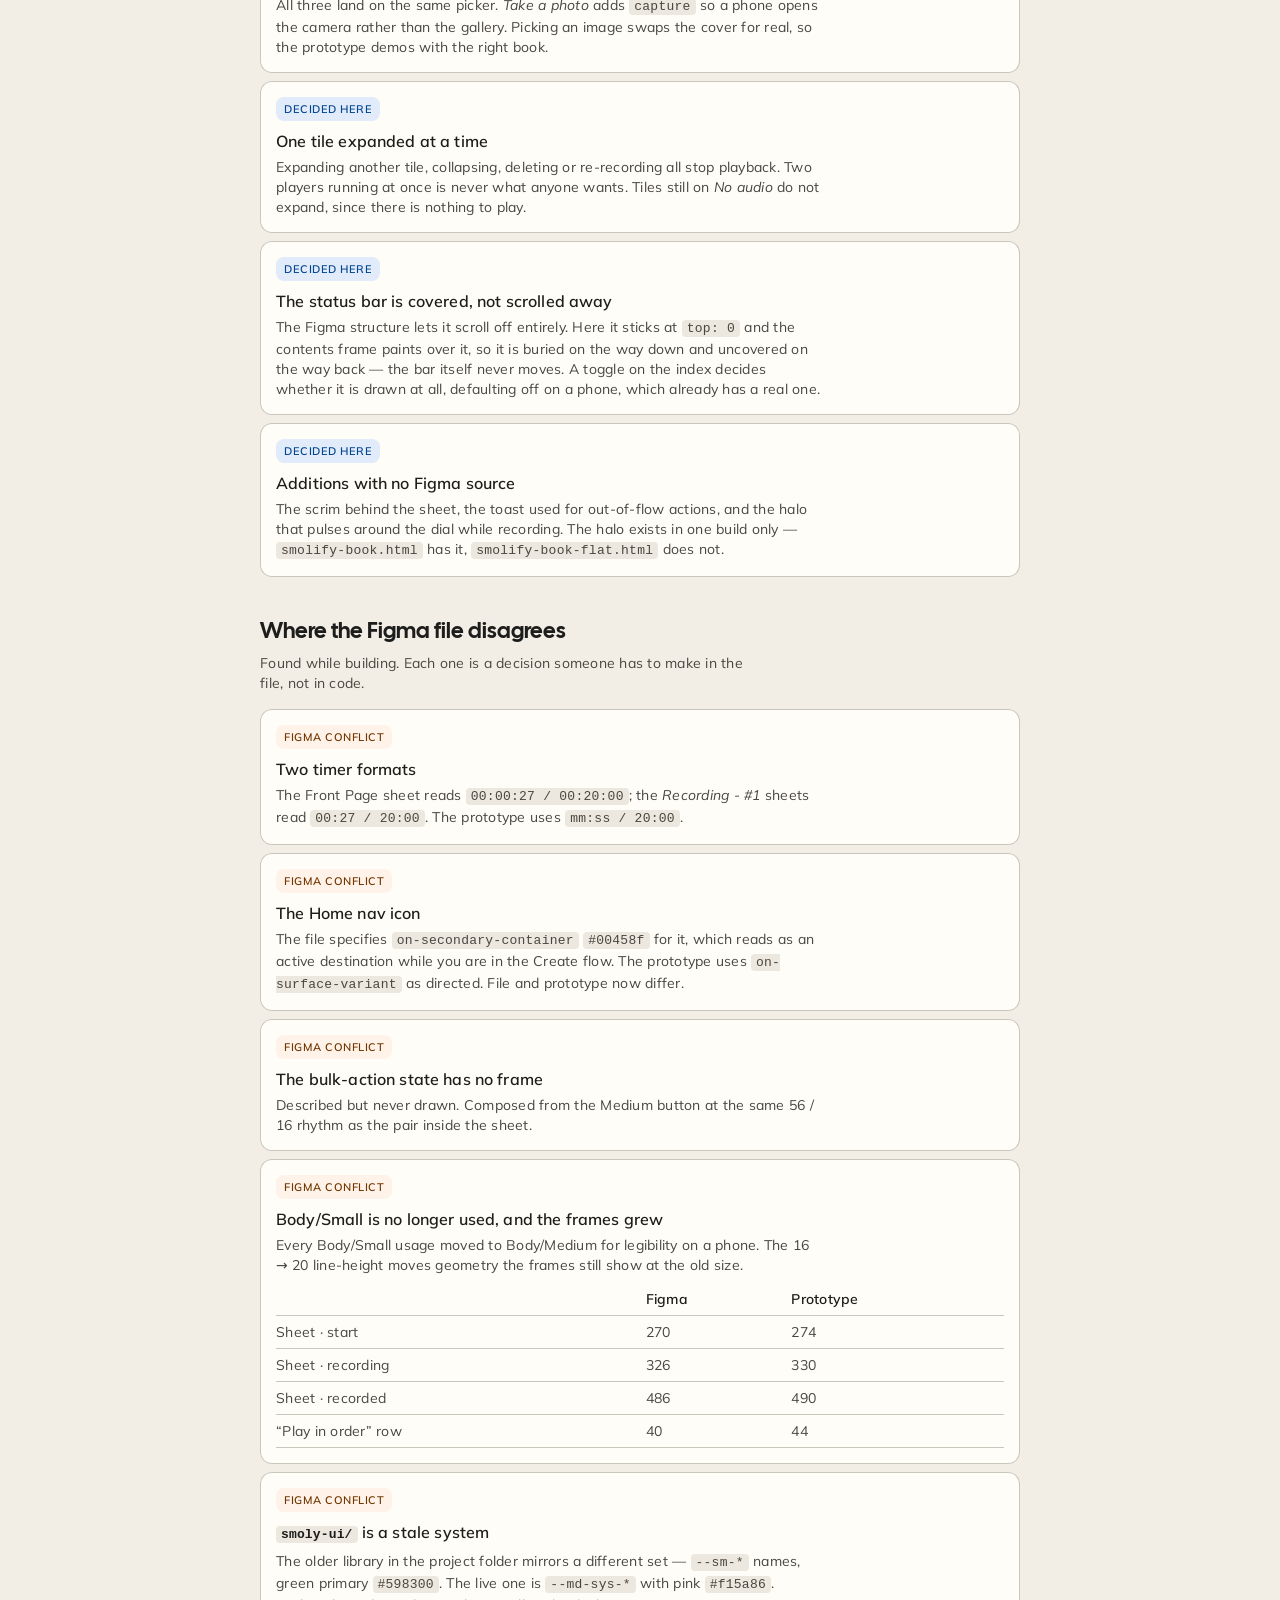
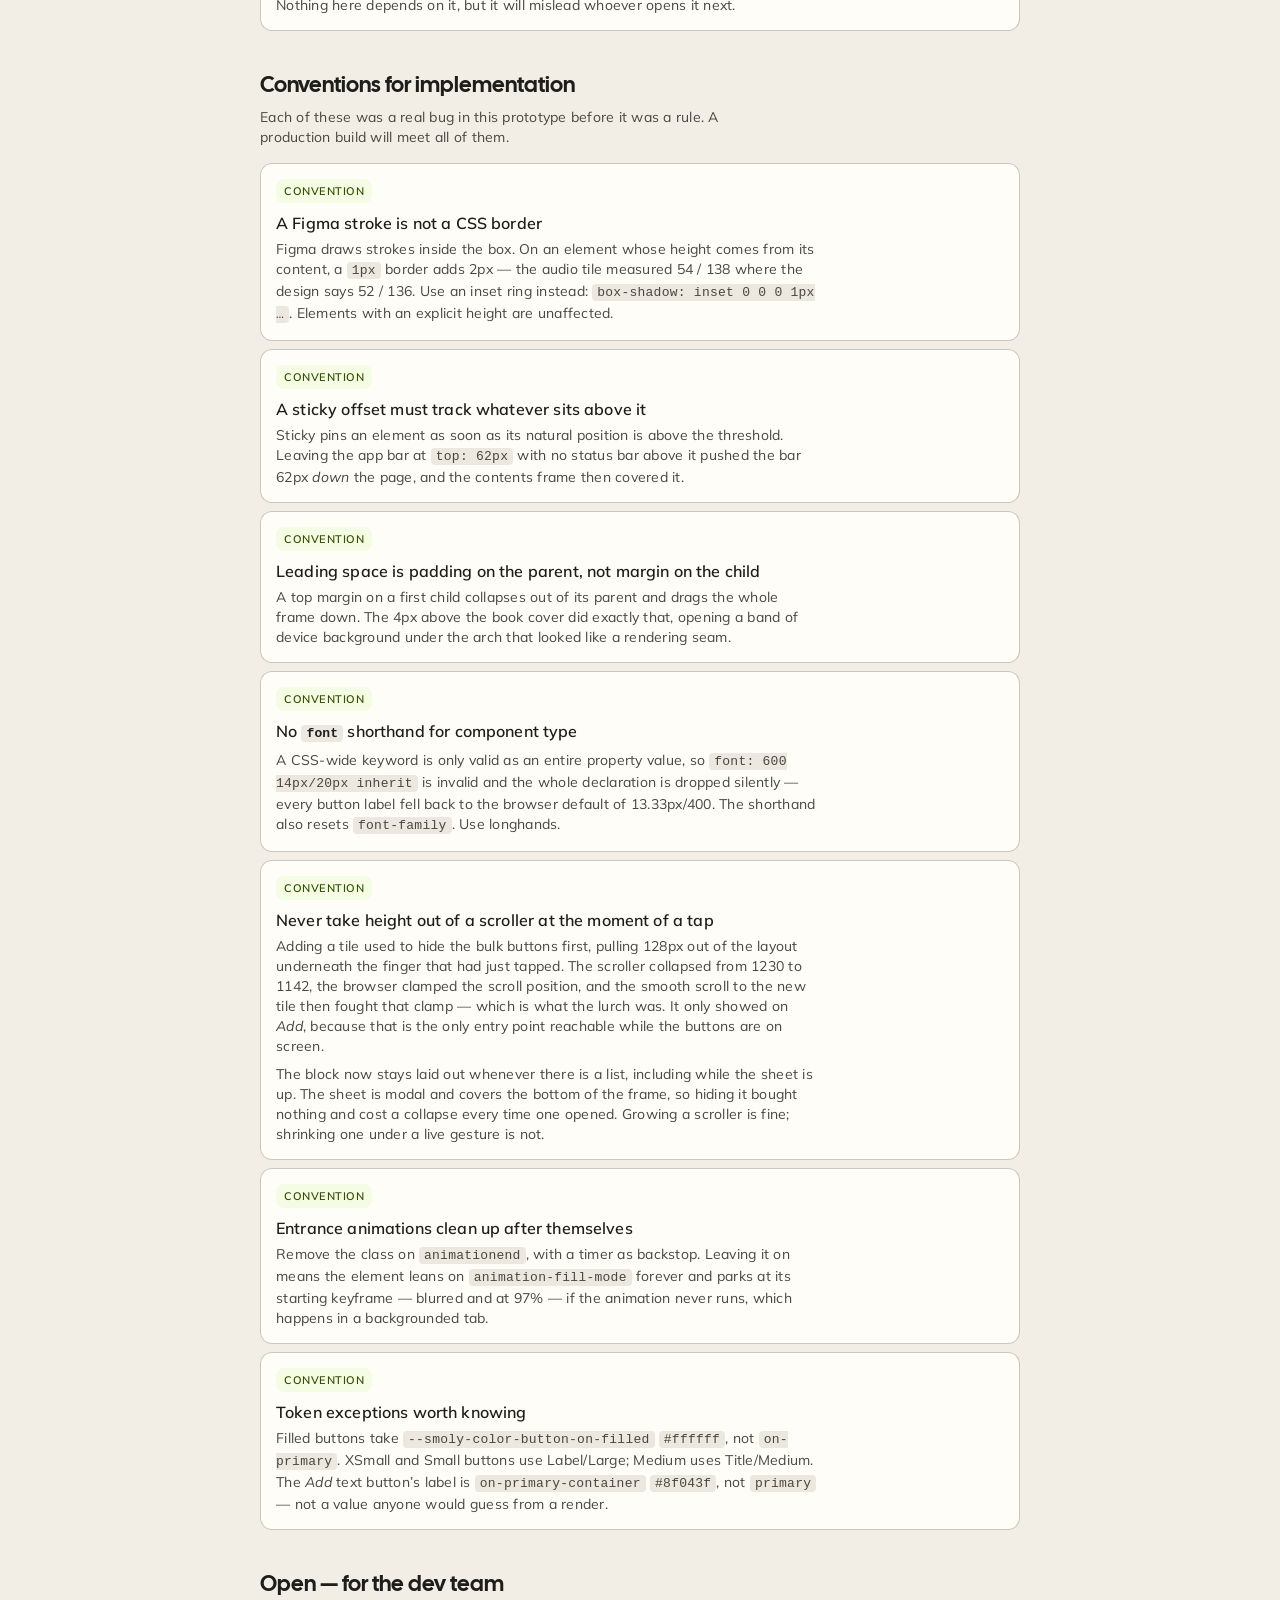
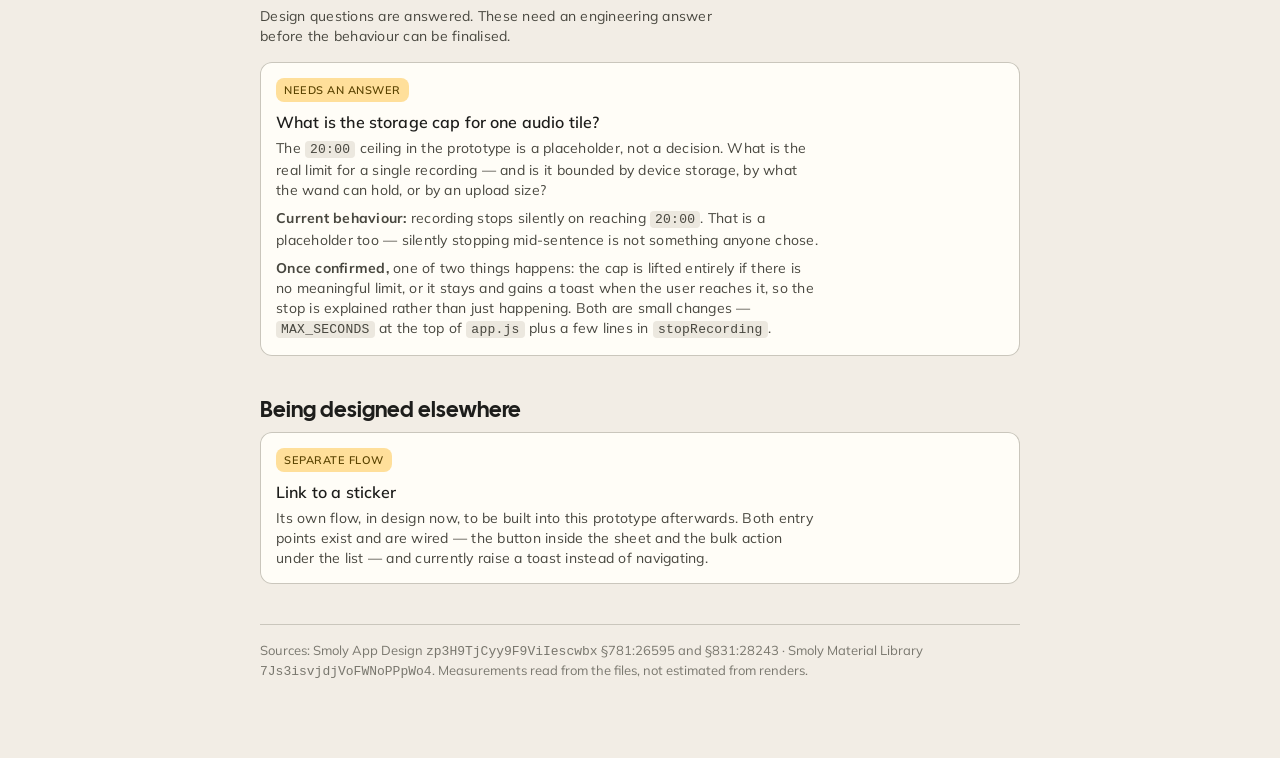
<file: decisions.html>
<!doctype html>
<html lang="en">
<head>
<meta charset="utf-8">
<meta name="viewport" content="width=device-width, initial-scale=1, viewport-fit=cover">
<title>Smoly — Design decisions</title>
<meta name="theme-color" content="#f2ede5">
<link rel="preconnect" href="https://fonts.googleapis.com">
<link rel="preconnect" href="https://fonts.gstatic.com" crossorigin>
<link rel="stylesheet" href="https://fonts.googleapis.com/css2?family=Cal+Sans&family=Mulish:wght@400;600&display=swap">
<link rel="stylesheet" href="tokens.css">
<style>
  html, body { margin: 0; padding: 0; }
  body {
    background: var(--md-sys-color-surface-container);
    color: var(--md-sys-color-on-surface);
    font-family: var(--md-ref-typeface-plain), system-ui, sans-serif;
    -webkit-font-smoothing: antialiased;
  }

  .doc { max-width: 760px; margin: 0 auto; padding: 56px 24px 96px; }

  .doc__back {
    display: inline-block;
    margin-bottom: var(--smoly-space-40);
    color: var(--md-sys-color-on-surface-variant);
    font: 600 14px/20px var(--md-ref-typeface-plain), system-ui, sans-serif;
    text-decoration: none;
  }
  .doc__back:hover { color: var(--md-sys-color-on-surface); }

  h1 {
    margin: 0 0 var(--smoly-space-12);
    font: 400 36px/44px var(--md-ref-typeface-brand), var(--md-ref-typeface-plain), sans-serif;
  }
  .doc__intro {
    margin: 0 0 var(--smoly-space-40);
    max-width: 62ch;
    color: var(--md-sys-color-on-surface-variant);
    font: 400 16px/24px var(--md-ref-typeface-plain), system-ui, sans-serif;
    letter-spacing: .5px;
  }

  h2 {
    margin: var(--smoly-space-40) 0 var(--smoly-space-8);
    font: 400 22px/28px var(--md-ref-typeface-brand), var(--md-ref-typeface-plain), sans-serif;
  }
  .section__note {
    margin: 0 0 var(--smoly-space-16);
    max-width: 62ch;
    color: var(--md-sys-color-on-surface-variant);
    font: 400 14px/20px var(--md-ref-typeface-plain), system-ui, sans-serif;
    letter-spacing: .25px;
  }

  .entry {
    padding: var(--smoly-space-16);
    margin-bottom: var(--smoly-space-8);
    background: var(--md-sys-color-surface);
    border-radius: var(--md-sys-shape-corner-medium);
    box-shadow: inset 0 0 0 1px var(--md-sys-color-outline-variant);
  }
  .entry__title {
    margin: 0 0 var(--smoly-space-4);
    font: 600 16px/24px var(--md-ref-typeface-plain), system-ui, sans-serif;
    letter-spacing: .15px;
  }
  .entry__body {
    margin: 0;
    max-width: 68ch;
    color: var(--md-sys-color-on-surface-variant);
    font: 400 14px/20px var(--md-ref-typeface-plain), system-ui, sans-serif;
    letter-spacing: .25px;
  }
  .entry__body + .entry__body { margin-top: var(--smoly-space-8); }
  .entry code {
    padding: 1px 5px;
    background: var(--md-sys-color-surface-container-high);
    border-radius: var(--md-sys-shape-corner-extra-small);
    font-family: ui-monospace, SFMono-Regular, Menlo, monospace;
    font-size: 13px;
  }

  .tag {
    display: inline-flex;
    align-items: center;
    height: 24px;
    margin-bottom: var(--smoly-space-8);
    padding-inline: var(--smoly-space-8);
    border-radius: var(--md-sys-shape-corner-small);
    font: 600 11px/16px var(--md-ref-typeface-plain), system-ui, sans-serif;
    letter-spacing: .5px;
    text-transform: uppercase;
  }
  .tag--ours   { background: var(--md-sys-color-secondary-container); color: var(--md-sys-color-on-secondary-container); }
  .tag--done   { background: var(--md-sys-color-tertiary-container);  color: var(--md-sys-color-on-tertiary-container); }
  .tag--figma  { background: var(--md-sys-color-orange-container);    color: var(--md-sys-color-on-orange-container); }
  .tag--rule   { background: var(--md-sys-color-tertiary-container);  color: var(--md-sys-color-on-tertiary-container); }
  .tag--open   { background: var(--md-sys-color-yellow-container);    color: var(--md-sys-color-on-yellow-container); }

  table { width: 100%; border-collapse: collapse; margin-top: var(--smoly-space-8); }
  th, td {
    padding: 6px 12px 6px 0;
    text-align: left;
    font: 400 14px/20px var(--md-ref-typeface-plain), system-ui, sans-serif;
    letter-spacing: .25px;
    border-bottom: 1px solid var(--md-sys-color-outline-variant);
  }
  th { font-weight: 600; color: var(--md-sys-color-on-surface); }
  td { color: var(--md-sys-color-on-surface-variant); }

  .doc__foot {
    margin-top: var(--smoly-space-40);
    padding-top: var(--smoly-space-16);
    border-top: 1px solid var(--md-sys-color-outline-variant);
    color: var(--md-sys-color-outline);
    font: 400 13px/18px var(--md-ref-typeface-plain), system-ui, sans-serif;
  }
</style>
</head>
<body>

<main class="doc">

  <a class="doc__back" href="index.html">← All prototypes</a>

  <h1>Design decisions</h1>
  <p class="doc__intro">
    Everything in the Smolify-a-book prototype that is <em>not</em> simply read off
    <strong>Smoly App Design</strong> §781:26595 and the <strong>Smoly Material Library</strong>.
    Three kinds of entry: calls made while building, places the Figma file disagrees with
    itself or with the prototype, and conventions that any production implementation will
    hit too.
  </p>

  <h2>Decided while building</h2>
  <p class="section__note">
    Not in the Figma file. Treat these as proposals — each one is a line or two to change.
  </p>

  <div class="entry">
    <span class="tag tag--ours">Decided here</span>
    <p class="entry__title">The tile is always seen before the sheet</p>
    <p class="entry__body">
      Every entry point adds the tile, lets it dissolve in and centre itself, waits
      <code>800ms</code>, then opens the sheet. On <em>Record next audio</em> the open sheet
      slides out first and the delay starts after it has cleared, so the new tile is never
      introduced behind a panel.
    </p>
  </div>

  <div class="entry">
    <span class="tag tag--ours">Decided here</span>
    <p class="entry__title">A new tile scrolls to the middle, not the bottom</p>
    <p class="entry__body">
      It is the thing the user just made, so it should be what they are looking at when the
      sheet arrives.
    </p>
  </div>

  <div class="entry">
    <span class="tag tag--ours">Decided here</span>
    <p class="entry__title">The bulk pair is always present once a list exists</p>
    <p class="entry__body">
      Not gated on how much has been recorded. What changes is the secondary button: it counts
      the recordings still waiting for a sticker and goes disabled when there are none.
    </p>
    <table>
      <tr><th>Recordings awaiting a sticker</th><th>Secondary button</th><th>State</th></tr>
      <tr><td>0</td><td>Link sticker</td><td>Disabled</td></tr>
      <tr><td>1</td><td>Link 1 sticker</td><td>Enabled</td></tr>
      <tr><td>2+</td><td>Link <em>n</em> stickers</td><td>Enabled</td></tr>
    </table>
    <p class="entry__body">
      The primary stays live in every state — recording is how you get out of an empty list, so
      disabling it would be a dead end.
    </p>
  </div>

  <div class="entry">
    <span class="tag tag--done">Confirmed</span>
    <p class="entry__title">The count is unlinked recordings, not all recordings</p>
    <p class="entry__body">
      A recording that already has a sticker is finished, so counting it in “Link <em>n</em>
      stickers” would overstate the work left. Confirmed by design: already-linked recordings
      are not counted.
    </p>
  </div>

  <div class="entry">
    <span class="tag tag--done">Confirmed</span>
    <p class="entry__title">The timer counts up to the cap, not down from it</p>
    <p class="entry__body">
      <code>20:00</code> is the ceiling for a single recording, and the timer runs up towards
      it — <code>mm:ss / 20:00</code>. The cap itself is a placeholder until the dev team
      confirms the real storage limit; see <em>Open — for the dev team</em> below.
    </p>
  </div>

  <div class="entry">
    <span class="tag tag--ours">Decided here</span>
    <p class="entry__title">Changing the cover opens a menu, not the OS picker</p>
    <p class="entry__body">
      <em>Change photo</em> raises a menu with <strong>Photo library</strong>,
      <strong>Take a photo</strong> and <strong>Choose file</strong>. iOS offers those same
      three from one native sheet, so the design is drawing explicitly what the OS would
      otherwise decide — worth knowing, because a production build gets the native sheet free
      from a single file input and would have to opt out of it to match this.
    </p>
    <p class="entry__body">
      All three land on the same picker. <em>Take a photo</em> adds <code>capture</code> so a
      phone opens the camera rather than the gallery. Picking an image swaps the cover for
      real, so the prototype demos with the right book.
    </p>
  </div>

  <div class="entry">
    <span class="tag tag--ours">Decided here</span>
    <p class="entry__title">One tile expanded at a time</p>
    <p class="entry__body">
      Expanding another tile, collapsing, deleting or re-recording all stop playback. Two
      players running at once is never what anyone wants. Tiles still on <em>No audio</em> do
      not expand, since there is nothing to play.
    </p>
  </div>

  <div class="entry">
    <span class="tag tag--ours">Decided here</span>
    <p class="entry__title">The status bar is covered, not scrolled away</p>
    <p class="entry__body">
      The Figma structure lets it scroll off entirely. Here it sticks at <code>top: 0</code> and
      the contents frame paints over it, so it is buried on the way down and uncovered on the way
      back — the bar itself never moves. A toggle on the index decides whether it is drawn at
      all, defaulting off on a phone, which already has a real one.
    </p>
  </div>

  <div class="entry">
    <span class="tag tag--ours">Decided here</span>
    <p class="entry__title">Additions with no Figma source</p>
    <p class="entry__body">
      The scrim behind the sheet, the toast used for out-of-flow actions, and the halo that
      pulses around the dial while recording. The halo exists in one build only —
      <code>smolify-book.html</code> has it, <code>smolify-book-flat.html</code> does not.
    </p>
  </div>

  <h2>Where the Figma file disagrees</h2>
  <p class="section__note">
    Found while building. Each one is a decision someone has to make in the file, not in code.
  </p>

  <div class="entry">
    <span class="tag tag--figma">Figma conflict</span>
    <p class="entry__title">Two timer formats</p>
    <p class="entry__body">
      The Front Page sheet reads <code>00:00:27 / 00:20:00</code>; the <em>Recording - #1</em>
      sheets read <code>00:27 / 20:00</code>. The prototype uses <code>mm:ss / 20:00</code>.
    </p>
  </div>

  <div class="entry">
    <span class="tag tag--figma">Figma conflict</span>
    <p class="entry__title">The Home nav icon</p>
    <p class="entry__body">
      The file specifies <code>on-secondary-container</code> <code>#00458f</code> for it, which
      reads as an active destination while you are in the Create flow. The prototype uses
      <code>on-surface-variant</code> as directed. File and prototype now differ.
    </p>
  </div>

  <div class="entry">
    <span class="tag tag--figma">Figma conflict</span>
    <p class="entry__title">The bulk-action state has no frame</p>
    <p class="entry__body">
      Described but never drawn. Composed from the Medium button at the same 56 / 16 rhythm as
      the pair inside the sheet.
    </p>
  </div>

  <div class="entry">
    <span class="tag tag--figma">Figma conflict</span>
    <p class="entry__title">Body/Small is no longer used, and the frames grew</p>
    <p class="entry__body">
      Every Body/Small usage moved to Body/Medium for legibility on a phone. The 16 → 20
      line-height moves geometry the frames still show at the old size.
    </p>
    <table>
      <tr><th></th><th>Figma</th><th>Prototype</th></tr>
      <tr><td>Sheet · start</td><td>270</td><td>274</td></tr>
      <tr><td>Sheet · recording</td><td>326</td><td>330</td></tr>
      <tr><td>Sheet · recorded</td><td>486</td><td>490</td></tr>
      <tr><td>“Play in order” row</td><td>40</td><td>44</td></tr>
    </table>
  </div>

  <div class="entry">
    <span class="tag tag--figma">Figma conflict</span>
    <p class="entry__title"><code>smoly-ui/</code> is a stale system</p>
    <p class="entry__body">
      The older library in the project folder mirrors a different set — <code>--sm-*</code>
      names, green primary <code>#598300</code>. The live one is <code>--md-sys-*</code> with
      pink <code>#f15a86</code>. Nothing here depends on it, but it will mislead whoever opens
      it next.
    </p>
  </div>

  <h2>Conventions for implementation</h2>
  <p class="section__note">
    Each of these was a real bug in this prototype before it was a rule. A production build will
    meet all of them.
  </p>

  <div class="entry">
    <span class="tag tag--rule">Convention</span>
    <p class="entry__title">A Figma stroke is not a CSS border</p>
    <p class="entry__body">
      Figma draws strokes inside the box. On an element whose height comes from its content, a
      <code>1px</code> border adds 2px — the audio tile measured 54 / 138 where the design says
      52 / 136. Use an inset ring instead:
      <code>box-shadow: inset 0 0 0 1px …</code>. Elements with an explicit height are unaffected.
    </p>
  </div>

  <div class="entry">
    <span class="tag tag--rule">Convention</span>
    <p class="entry__title">A sticky offset must track whatever sits above it</p>
    <p class="entry__body">
      Sticky pins an element as soon as its natural position is above the threshold. Leaving the
      app bar at <code>top: 62px</code> with no status bar above it pushed the bar 62px
      <em>down</em> the page, and the contents frame then covered it.
    </p>
  </div>

  <div class="entry">
    <span class="tag tag--rule">Convention</span>
    <p class="entry__title">Leading space is padding on the parent, not margin on the child</p>
    <p class="entry__body">
      A top margin on a first child collapses out of its parent and drags the whole frame down.
      The 4px above the book cover did exactly that, opening a band of device background under
      the arch that looked like a rendering seam.
    </p>
  </div>

  <div class="entry">
    <span class="tag tag--rule">Convention</span>
    <p class="entry__title">No <code>font</code> shorthand for component type</p>
    <p class="entry__body">
      A CSS-wide keyword is only valid as an entire property value, so
      <code>font: 600 14px/20px inherit</code> is invalid and the whole declaration is dropped
      silently — every button label fell back to the browser default of 13.33px/400. The
      shorthand also resets <code>font-family</code>. Use longhands.
    </p>
  </div>

  <div class="entry">
    <span class="tag tag--rule">Convention</span>
    <p class="entry__title">Never take height out of a scroller at the moment of a tap</p>
    <p class="entry__body">
      Adding a tile used to hide the bulk buttons first, pulling 128px out of the layout
      underneath the finger that had just tapped. The scroller collapsed from 1230 to 1142,
      the browser clamped the scroll position, and the smooth scroll to the new tile then
      fought that clamp — which is what the lurch was. It only showed on <em>Add</em>, because
      that is the only entry point reachable while the buttons are on screen.
    </p>
    <p class="entry__body">
      The block now stays laid out whenever there is a list, including while the sheet is up.
      The sheet is modal and covers the bottom of the frame, so hiding it bought nothing and
      cost a collapse every time one opened. Growing a scroller is fine; shrinking one under
      a live gesture is not.
    </p>
  </div>

  <div class="entry">
    <span class="tag tag--rule">Convention</span>
    <p class="entry__title">Entrance animations clean up after themselves</p>
    <p class="entry__body">
      Remove the class on <code>animationend</code>, with a timer as backstop. Leaving it on
      means the element leans on <code>animation-fill-mode</code> forever and parks at its
      starting keyframe — blurred and at 97% — if the animation never runs, which happens in a
      backgrounded tab.
    </p>
  </div>

  <div class="entry">
    <span class="tag tag--rule">Convention</span>
    <p class="entry__title">Token exceptions worth knowing</p>
    <p class="entry__body">
      Filled buttons take <code>--smoly-color-button-on-filled</code> <code>#ffffff</code>, not
      <code>on-primary</code>. XSmall and Small buttons use Label/Large; Medium uses
      Title/Medium. The <em>Add</em> text button’s label is <code>on-primary-container</code>
      <code>#8f043f</code>, not <code>primary</code> — not a value anyone would guess from a
      render.
    </p>
  </div>

  <h2>Open — for the dev team</h2>
  <p class="section__note">
    Design questions are answered. These need an engineering answer before the behaviour can
    be finalised.
  </p>

  <div class="entry">
    <span class="tag tag--open">Needs an answer</span>
    <p class="entry__title">What is the storage cap for one audio tile?</p>
    <p class="entry__body">
      The <code>20:00</code> ceiling in the prototype is a placeholder, not a decision. What is
      the real limit for a single recording — and is it bounded by device storage, by what the
      wand can hold, or by an upload size?
    </p>
    <p class="entry__body">
      <strong>Current behaviour:</strong> recording stops silently on reaching
      <code>20:00</code>. That is a placeholder too — silently stopping mid-sentence is not
      something anyone chose.
    </p>
    <p class="entry__body">
      <strong>Once confirmed,</strong> one of two things happens: the cap is lifted entirely if
      there is no meaningful limit, or it stays and gains a toast when the user reaches it, so
      the stop is explained rather than just happening. Both are small changes —
      <code>MAX_SECONDS</code> at the top of <code>app.js</code> plus a few lines in
      <code>stopRecording</code>.
    </p>
  </div>

  <h2>Being designed elsewhere</h2>

  <div class="entry">
    <span class="tag tag--open">Separate flow</span>
    <p class="entry__title">Link to a sticker</p>
    <p class="entry__body">
      Its own flow, in design now, to be built into this prototype afterwards. Both entry
      points exist and are wired — the button inside the sheet and the bulk action under the
      list — and currently raise a toast instead of navigating.
    </p>
  </div>

  <p class="doc__foot">
    Sources: Smoly App Design <code>zp3H9TjCyy9F9ViIescwbx</code> §781:26595 and §831:28243 ·
    Smoly Material Library <code>7Js3isvjdjVoFWNoPPpWo4</code>. Measurements read from the files,
    not estimated from renders.
  </p>

</main>

</body>
</html>
</file>
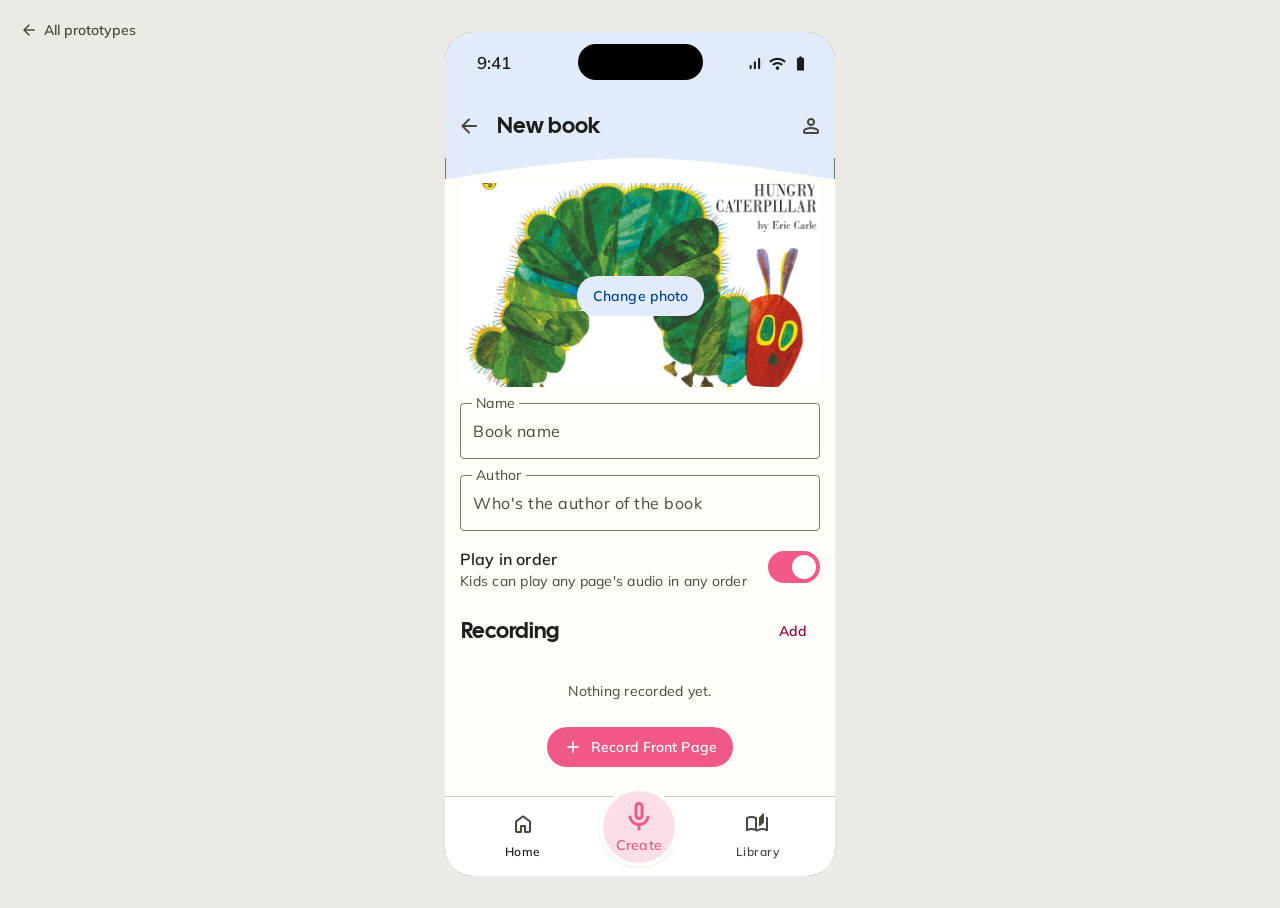
<file: smolify-book-flat.html>
<!doctype html>
<html lang="en">
<head>
<meta charset="utf-8">
<meta name="viewport" content="width=device-width, initial-scale=1, viewport-fit=cover">
<title>Smoly — Smolify a book (no dial halo)</title>
<!-- Add to Home Screen opens this without Safari's chrome, which is the only
     way to lose the address bar on iOS -->
<link rel="manifest" href="manifest.webmanifest">
<meta name="mobile-web-app-capable" content="yes">
<meta name="apple-mobile-web-app-capable" content="yes">
<meta name="apple-mobile-web-app-status-bar-style" content="default">
<meta name="apple-mobile-web-app-title" content="Smoly">
<meta name="theme-color" content="#e1ebfa">
<link rel="apple-touch-icon" href="assets/app-icon.svg">
<link rel="preconnect" href="https://fonts.googleapis.com">
<link rel="preconnect" href="https://fonts.gstatic.com" crossorigin>
<link rel="stylesheet" href="https://fonts.googleapis.com/css2?family=Cal+Sans&family=Mulish:wght@400;600&family=Material+Symbols+Rounded:opsz,wght,FILL,GRAD@20..48,400,0,0&display=swap">
<link rel="stylesheet" href="tokens.css">
<link rel="stylesheet" href="components.css">
<!-- sets data-statusbar on <html> before first paint -->
<script src="prefs.js"></script>
<style>
  html, body { margin: 0; padding: 0; }
  body {
    min-height: 100vh;
    display: flex;
    align-items: center;
    justify-content: center;
    padding: 32px 16px;
    background: #eceae4;
    font-family: var(--md-ref-typeface-plain), system-ui, sans-serif;
    -webkit-font-smoothing: antialiased;
  }

  /* device shell — the 390×844 frame from Figma */
  .device {
    position: relative;
    flex: none;          /* never let a narrow viewport squeeze the 390 frame */
    width: 390px;
    height: 844px;
    display: flex;
    flex-direction: column;
    overflow: hidden;
    background: var(--md-sys-color-secondary-container);
    /* an outline, not a border: a border would take 2px out of the inner
       width and leave the content area at 388 where Figma's frame is a
       true 390 with the stroke inside it */
    outline: 1px solid var(--md-sys-color-outline);
    outline-offset: -1px;
    border-radius: var(--md-sys-shape-corner-extra-large);
  }

  /* Status bar — the top sticky layer inside the scroller. The contents frame
     paints above it, so scrolling buries it and coming back up uncovers it
     again; an overscroll drag reveals it progressively on the way. */
  .statusbar {
    position: sticky;
    top: 0;
    z-index: 0;
    display: flex;
    align-items: center;
    justify-content: space-between;
    height: 62px;
    padding: 0 26px 0 32px;
    background: var(--md-sys-color-secondary-container);
    color: var(--md-sys-color-on-surface);
  }
  .statusbar__time { font: 600 17px/22px var(--md-ref-typeface-plain), system-ui, sans-serif; }
  .statusbar__island {
    position: absolute;
    left: 50%;
    top: 12px;
    width: 125px;
    height: 36px;
    margin-left: -62px;
    background: #000;
    border-radius: 999px;
  }
  .statusbar__glyphs { display: flex; align-items: center; gap: 6px; }
  .statusbar__glyphs .ms { font-size: 17px; }

  /* Scroll area. The app bar sticks to the top and the contents frame rides
     over it — later siblings paint above a sticky one, so the curved edge
     crosses "New book" and eventually covers it entirely. */
  .screen {
    position: relative;
    z-index: 0;          /* keep the contents frame's z-index local to the scroller */
    flex: 1 0 0;
    min-height: 0;
    overflow-y: auto;
    overflow-x: hidden;
    /* the only scroller in the page — keep its rubber-band to itself rather
       than letting it chain out to the document and flash the backdrop */
    overscroll-behavior: contain;
    -webkit-overflow-scrolling: touch;
  }
  .screen::-webkit-scrollbar { width: 0; }

  /* the nav bar and its overhanging FAB sit above everything that scrolls */
  .device > .md-navbar { position: relative; z-index: 3; }

  /* sticks directly beneath the status bar rather than at 0, so the two stack
     instead of the app bar sliding over the status bar */
  .screen .md-appbar { position: sticky; top: 62px; z-index: 0; }

  /* arch + body are one frame — the -1px kills the hairline of device
     background that otherwise shows through the seam */
  /* One screen tall plus a little, so there is always just enough travel to
     lift the frame clear of the bars — on any device height. The old fixed
     height was Figma's 1153 and left ~565px of dead cream on a tall phone. */
  .contents-frame {
    position: relative;
    z-index: 1;
    display: flex;
    flex-direction: column;
    min-height: calc(100% + 24px);
  }
  .curve { display: block; width: 100%; height: 22px; }
  .contents {
    margin-top: -1px;
    background: var(--md-sys-color-surface);
    /* the 4px above the cover is padding, not the cover's margin: a top margin
       on the first child collapses out of .contents and drags the whole frame
       down, opening a gap under the arch that shows the device background */
    padding: 4px 15px 24px;
    flex: 1;
  }

  /* Trailing room below the content so the last control is never jammed against
     the nav bar and there is always somewhere left to scroll — without it the
     frame ends 24px under the bulk buttons and centring a new tile has nowhere
     to go. 30% of .screen rather than a vh unit or a fixed number: the scroller
     has a definite height in both modes, so this is 30% of the 844 artboard on
     desktop and 30% of the real viewport full screen, with no second rule. */
  .screen-tail {
    height: 30%;
    background: var(--md-sys-color-surface);
  }

  /* cover */
  .cover {
    position: relative;
    width: 100%;
    height: 204px;
    border-radius: var(--md-sys-shape-corner-medium);
    overflow: hidden;
  }
  /* Figma layers the cover art 367 wide at x=-3 inside the 360 frame */
  .cover img { width: calc(100% + 7px); height: 204px; margin-left: -3px; object-fit: cover; display: block; }
  .cover .md-btn { position: absolute; left: 117px; top: 93px; }

  /* form */
  .form-fields { display: flex; flex-direction: column; gap: var(--smoly-space-16); margin-top: var(--smoly-space-16); }
  .seq {
    display: flex;
    align-items: flex-start;
    justify-content: space-between;
    gap: var(--smoly-space-16);
    /* Figma's row is a fixed 40 (24 title + 16 sub). Body/Medium makes the sub
       20, so the row has to grow rather than clip — 44 at one line. */
    min-height: 40px;
    margin-top: var(--smoly-space-16);
  }
  .seq__title { color: var(--md-sys-color-on-surface); font: 600 16px/24px var(--md-ref-typeface-plain), system-ui, sans-serif; letter-spacing: .15px; }
  .seq__sub   { color: var(--md-sys-color-on-surface-variant); font: 400 14px/20px var(--md-ref-typeface-plain), system-ui, sans-serif; letter-spacing: .25px; }
  .seq .md-switch { margin-top: 4px; }

  /* recording block */
  .rec { margin-top: var(--smoly-space-16); display: flex; flex-direction: column; align-items: center; gap: var(--smoly-space-12); }
  .rec__header {
    display: flex;
    align-items: center;
    justify-content: space-between;
    width: 358px;
    max-width: 100%;
    height: 48px;
  }
  .rec__title { color: var(--md-sys-color-on-surface); font: 400 22px/28px var(--md-ref-typeface-brand), var(--md-ref-typeface-plain), system-ui, sans-serif; }
  .rec__empty { color: var(--md-sys-color-on-surface-variant); font: 400 14px/20px var(--md-ref-typeface-plain), system-ui, sans-serif; letter-spacing: .25px; }
  /* the list frame carries 12px of its own vertical padding in Figma,
     so the header-to-first-tile gap reads as 24px */
  .rec__list { display: flex; flex-direction: column; gap: var(--smoly-space-8); width: 358px; max-width: 100%; padding-block: var(--smoly-space-12); }
  .rec__bulk { display: flex; flex-direction: column; gap: var(--smoly-space-16); width: 358px; max-width: 100%; margin-top: var(--smoly-space-8); }

  /* a tile entering the list — the "dissolve" */
  @keyframes tile-dissolve-in {
    from { opacity: 0; transform: translateY(-6px) scale(.97); filter: blur(3px); }
    to   { opacity: 1; transform: none; filter: none; }
  }
  .sm-tile.is-entering { animation: tile-dissolve-in .42s cubic-bezier(.2, 0, 0, 1) both; }
  .rec__bulk.is-entering { animation: tile-dissolve-in .42s cubic-bezier(.2, 0, 0, 1) both; }

  /* waveform */
  .wave { position: relative; width: 211.969px; height: 29.411px; }
  .wave__bar { position: absolute; border-radius: var(--md-sys-shape-corner-full); background: var(--md-sys-color-surface-dim); transition: background-color .12s linear; }
  .wave__bar.is-played { background: var(--md-sys-color-primary); }

  /* Halo around the dial while recording. Scoped to data-motion="pulse" so the
     flat build can drop it without touching anything else. */
  @keyframes dial-pulse {
    0%, 100% { box-shadow: 0 1.2px 4.8px 0 rgba(0, 0, 0, .25), 0 0 0 0 rgba(241, 90, 134, .35); }
    50%      { box-shadow: 0 1.2px 4.8px 0 rgba(0, 0, 0, .25), 0 0 0 12px rgba(241, 90, 134, 0); }
  }
  [data-motion="pulse"] .sm-dial.is-live .sm-dial__ring { animation: dial-pulse 1.6s ease-out infinite; }

  @media (prefers-reduced-motion: reduce) {
    .sm-tile.is-entering, .rec__bulk.is-entering { animation: none; }
    [data-motion="pulse"] .sm-dial.is-live .sm-dial__ring { animation: none; }
    .md-sheet, .md-scrim, .sm-tile__player-wrap { transition: none; }
  }

  /* toast */
  .toast {
    position: absolute;
    left: 16px;
    right: 16px;
    bottom: 96px;
    z-index: 8;
    display: flex;
    align-items: center;
    min-height: 48px;
    padding: 14px var(--smoly-space-16);
    background: var(--md-sys-color-inverse-surface);
    color: var(--md-sys-color-inverse-on-surface);
    border-radius: var(--md-sys-shape-corner-extra-small);
    box-shadow: var(--elevation-level-2);
    font: 400 14px/20px var(--md-ref-typeface-plain), system-ui, sans-serif;
    letter-spacing: .25px;
    opacity: 0;
    transform: translateY(8px);
    pointer-events: none;
    transition: opacity .2s ease, transform .2s ease;
  }
  .toast.is-open { opacity: 1; transform: none; }

  /* back to the prototype index */
  .back-link {
    position: fixed;
    left: 20px;
    top: 20px;
    display: inline-flex;
    align-items: center;
    gap: 6px;
    color: var(--md-sys-color-on-surface-variant);
    font: 600 14px/20px var(--md-ref-typeface-plain), system-ui, sans-serif;
    text-decoration: none;
  }
  .back-link:hover { color: var(--md-sys-color-on-surface); }
  .back-link .ms { font-size: 18px; }

  /* ── Full-screen review ───────────────────────────────────────
     On a phone-sized window, or when launched from the home screen,
     drop the device shell and fill the viewport. The drawn status bar
     gives way to the real one, and the two bars grow by the safe-area
     insets so nothing sits under the notch or the home indicator.
     100dvh rather than 100vh so Safari's collapsing toolbar does not
     leave the nav bar hanging below the fold. */
  @media (max-width: 440px), (display-mode: standalone) {
    /* Pin the document to the *visual* viewport and stop it scrolling at all.
       100vh on iOS is the toolbar-hidden height, so a body sized to it is
       taller than what you can actually see — the page then scrolls behind
       the shell and the backdrop bleeds in at the edges. dvh tracks the
       toolbar; overflow hidden means only .screen ever moves. */
    html, body {
      height: 100vh;
      height: 100dvh;
      overflow: hidden;
      overscroll-behavior: none;
    }
    body { min-height: 0; padding: 0; background: var(--md-sys-color-secondary-container); }

    .device {
      width: 100%;
      height: 100vh;
      height: 100dvh;
      outline: 0;
      border-radius: 0;
    }

    .back-link { display: none; }
    .statusbar { display: none; }   /* the device has a real one */

    .screen .md-appbar {
      top: 0;
      height: calc(64px + env(safe-area-inset-top));
      padding-top: env(safe-area-inset-top);
    }

    .device > .md-navbar {
      height: calc(80px + env(safe-area-inset-bottom));
      padding-bottom: env(safe-area-inset-bottom);
    }
  }

  /* An explicit choice from the index overrides the viewport rule above, in
     either direction — status bar on a phone, or off on a desktop for a clean
     screenshot. More specific than the rules it replaces, so it wins without
     !important. Whichever bar is topmost carries the safe-area inset. */
  :root[data-statusbar="off"] .statusbar { display: none; }
  :root[data-statusbar="on"]  .statusbar { display: flex; }
  /* The app bar's sticky offset has to follow the status bar. Sticky pins as
     soon as the natural position is above the threshold, so leaving top at 62
     with no status bar above it shoves the bar 62px down and the contents
     frame then covers it. */
  :root[data-statusbar="off"] .screen .md-appbar { top: 0; }
  :root[data-statusbar="on"]  .screen .md-appbar { top: 62px; }

  @media (max-width: 440px), (display-mode: standalone) {
    :root[data-statusbar="on"] .statusbar {
      height: calc(62px + env(safe-area-inset-top));
      padding-top: env(safe-area-inset-top);
    }
    :root[data-statusbar="on"] .screen .md-appbar {
      top: calc(62px + env(safe-area-inset-top));
      height: 64px;
      padding-top: 0;
    }
    :root[data-statusbar="off"] .screen .md-appbar {
      top: 0;
      height: calc(64px + env(safe-area-inset-top));
      padding-top: env(safe-area-inset-top);
    }
  }
</style>
</head>
<body data-motion="flat">

<a class="back-link" href="index.html"><span class="ms">arrow_back</span>All prototypes</a>

<div class="device" id="device">

  <!-- scrolling content — status bar and app bar both stick, contents ride over both -->
  <main class="screen" id="screen">

    <!-- status bar -->
    <div class="statusbar">
      <span class="statusbar__time">9:41</span>
      <div class="statusbar__island"></div>
      <div class="statusbar__glyphs">
        <span class="ms">signal_cellular_alt</span>
        <span class="ms">wifi</span>
        <span class="ms">battery_full</span>
      </div>
    </div>

    <header class="md-appbar">
      <button class="md-iconbtn" aria-label="Back"><span class="ms">arrow_back</span></button>
      <h1 class="md-appbar__title">New book</h1>
      <button class="md-iconbtn" aria-label="Account"><span class="ms">person</span></button>
    </header>

    <div class="contents-frame">
    <img class="curve" src="assets/curve-top.svg" alt="" width="390" height="22">
    <div class="contents">

      <!-- cover -->
      <div class="cover">
        <img src="assets/cover.png" alt="Book cover" id="coverImg">
        <button class="md-btn md-btn--sm md-btn--tonal" id="changePhotoBtn"
                aria-haspopup="menu" aria-expanded="false">Change photo</button>
      </div>
      <!-- all three menu options land here; "Take a photo" adds capture so a
           phone opens the camera rather than the gallery -->
      <input type="file" id="coverInput" accept="image/*" hidden>

      <!-- name + author -->
      <div class="form-fields">
        <label class="md-field">
          <span class="md-field__box">
            <input class="md-field__input" type="text" placeholder="Book name">
            <span class="md-field__label">Name</span>
          </span>
        </label>
        <label class="md-field">
          <span class="md-field__box">
            <input class="md-field__input" type="text" placeholder="Who's the author of the book">
            <span class="md-field__label">Author</span>
          </span>
        </label>
      </div>

      <!-- play in order -->
      <div class="seq">
        <div>
          <div class="seq__title">Play in order</div>
          <div class="seq__sub">Kids can play any page's audio in any order</div>
        </div>
        <button class="md-switch" id="seqSwitch" role="switch" aria-checked="true" aria-label="Play in order">
          <img class="md-switch__handle" src="assets/switch-handle.svg" alt="" width="24" height="24">
        </button>
      </div>

      <!-- recording -->
      <section class="rec">
        <div class="rec__header">
          <span class="rec__title">Recording</span>
          <button class="md-btn md-btn--xs md-btn--text" id="addBtn">Add</button>
        </div>

        <p class="rec__empty" id="emptyNote">Nothing recorded yet.</p>
        <button class="md-btn md-btn--sm md-btn--filled" id="recordFrontBtn">
          <span class="ms">add</span>Record Front Page
        </button>

        <div class="rec__list" id="recList" hidden></div>
        <div class="rec__bulk" id="bulkActions" hidden>
          <button class="md-btn md-btn--md md-btn--filled md-btn--block" id="bulkRecordBtn">Record next audio</button>
          <button class="md-btn md-btn--md md-btn--tonal md-btn--block" id="bulkLinkBtn">Link sticker</button>
        </div>
      </section>

    </div>
    </div>
    <div class="screen-tail" aria-hidden="true"></div>
  </main>

  <!-- navigation bar -->
  <nav class="md-navbar">
    <button class="md-nav-item" aria-current="page">
      <span class="md-nav-item__indicator"><span class="ms">home</span></span>
      <span class="md-nav-item__label">Home</span>
    </button>
    <div class="smoly-fab">
      <div class="smoly-fab__ring">
        <button class="smoly-fab__inner" id="fabCreate">
          <span class="ms">mic</span>
          <span class="smoly-fab__label">Create</span>
        </button>
      </div>
    </div>
    <button class="md-nav-item">
      <span class="md-nav-item__indicator"><span class="ms">auto_stories</span></span>
      <span class="md-nav-item__label">Library</span>
    </button>
  </nav>

  <!-- scrim + recording sheet -->
  <div class="md-scrim" id="scrim"></div>

  <section class="md-sheet" id="sheet" role="dialog" aria-modal="true" aria-labelledby="sheetTitle">
    <img class="md-sheet__cap" src="assets/sheet-curve.svg" alt="" width="390" height="16">
    <div class="md-sheet__body">
      <div class="md-sheet__bar">
        <span class="md-iconbtn" aria-hidden="true"></span>
        <span class="md-sheet__title" id="sheetTitle">Front Page</span>
        <button class="md-iconbtn" id="sheetClose" aria-label="Close"><span class="ms">close</span></button>
      </div>

      <div class="md-sheet__slot">
        <div class="sheet-visual">
          <div class="sheet-visual__stage" id="sheetStage" hidden>
            <div class="wave" id="sheetWave"></div>
          </div>
          <span class="sheet-visual__hint" id="sheetHint">Tap to start</span>
          <span class="sheet-visual__caption" id="sheetTimer" hidden>00:00 / 20:00</span>
        </div>

        <div class="sheet-transport">
          <button class="md-iconbtn" id="sheetUndo" aria-label="Record again"><span class="ms">undo</span></button>
          <button class="sm-dial" id="dial" aria-label="Start recording">
            <span class="sm-dial__ring">
              <span class="sm-dial__inner" id="dialInner"><span class="ms" id="dialIcon">mic</span></span>
            </span>
          </button>
          <span class="md-iconbtn" aria-hidden="true"></span>
        </div>

        <div class="sheet-actions" id="sheetActions" hidden>
          <button class="md-btn md-btn--md md-btn--filled md-btn--block" id="recordNextBtn">Record next audio</button>
          <button class="md-btn md-btn--md md-btn--tonal md-btn--block" id="linkStickerBtn">Link to a sticker</button>
        </div>
      </div>
    </div>
  </section>

  <!-- tile overflow menu -->
  <div class="md-menu" id="tileMenu" hidden></div>

  <div class="toast" id="toast"></div>
</div>

<script src="app.js"></script>
</body>
</html>
</file>
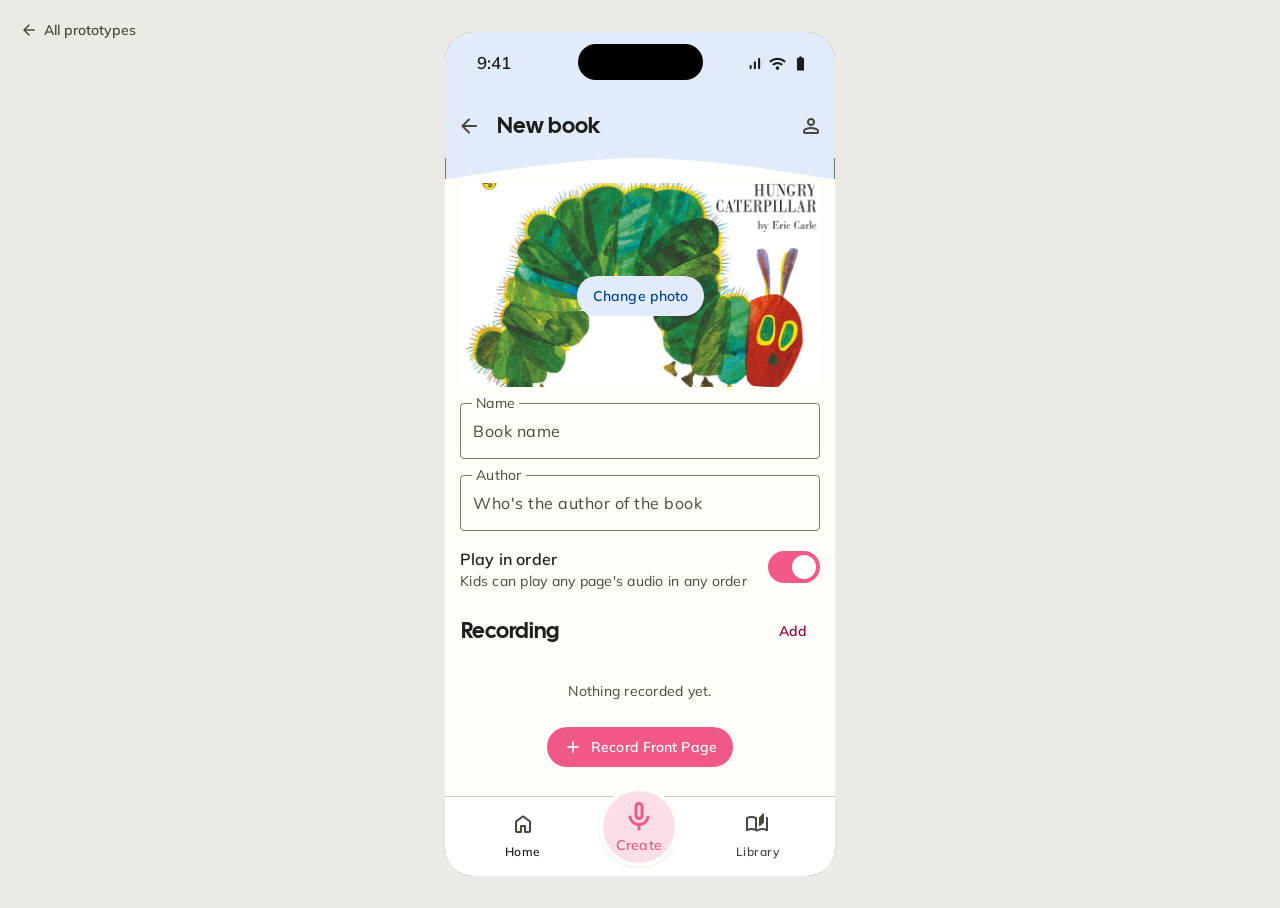
<file: smolify-book.html>
<!doctype html>
<html lang="en">
<head>
<meta charset="utf-8">
<meta name="viewport" content="width=device-width, initial-scale=1, viewport-fit=cover">
<title>Smoly — Smolify a book</title>
<!-- Add to Home Screen opens this without Safari's chrome, which is the only
     way to lose the address bar on iOS -->
<link rel="manifest" href="manifest.webmanifest">
<meta name="mobile-web-app-capable" content="yes">
<meta name="apple-mobile-web-app-capable" content="yes">
<meta name="apple-mobile-web-app-status-bar-style" content="default">
<meta name="apple-mobile-web-app-title" content="Smoly">
<meta name="theme-color" content="#e1ebfa">
<link rel="apple-touch-icon" href="assets/app-icon.svg">
<link rel="preconnect" href="https://fonts.googleapis.com">
<link rel="preconnect" href="https://fonts.gstatic.com" crossorigin>
<link rel="stylesheet" href="https://fonts.googleapis.com/css2?family=Cal+Sans&family=Mulish:wght@400;600&family=Material+Symbols+Rounded:opsz,wght,FILL,GRAD@20..48,400,0,0&display=swap">
<link rel="stylesheet" href="tokens.css">
<link rel="stylesheet" href="components.css">
<!-- sets data-statusbar on <html> before first paint -->
<script src="prefs.js"></script>
<style>
  html, body { margin: 0; padding: 0; }
  body {
    min-height: 100vh;
    display: flex;
    align-items: center;
    justify-content: center;
    padding: 32px 16px;
    background: #eceae4;
    font-family: var(--md-ref-typeface-plain), system-ui, sans-serif;
    -webkit-font-smoothing: antialiased;
  }

  /* device shell — the 390×844 frame from Figma */
  .device {
    position: relative;
    flex: none;          /* never let a narrow viewport squeeze the 390 frame */
    width: 390px;
    height: 844px;
    display: flex;
    flex-direction: column;
    overflow: hidden;
    background: var(--md-sys-color-secondary-container);
    /* an outline, not a border: a border would take 2px out of the inner
       width and leave the content area at 388 where Figma's frame is a
       true 390 with the stroke inside it */
    outline: 1px solid var(--md-sys-color-outline);
    outline-offset: -1px;
    border-radius: var(--md-sys-shape-corner-extra-large);
  }

  /* Status bar — the top sticky layer inside the scroller. The contents frame
     paints above it, so scrolling buries it and coming back up uncovers it
     again; an overscroll drag reveals it progressively on the way. */
  .statusbar {
    position: sticky;
    top: 0;
    z-index: 0;
    display: flex;
    align-items: center;
    justify-content: space-between;
    height: 62px;
    padding: 0 26px 0 32px;
    background: var(--md-sys-color-secondary-container);
    color: var(--md-sys-color-on-surface);
  }
  .statusbar__time { font: 600 17px/22px var(--md-ref-typeface-plain), system-ui, sans-serif; }
  .statusbar__island {
    position: absolute;
    left: 50%;
    top: 12px;
    width: 125px;
    height: 36px;
    margin-left: -62px;
    background: #000;
    border-radius: 999px;
  }
  .statusbar__glyphs { display: flex; align-items: center; gap: 6px; }
  .statusbar__glyphs .ms { font-size: 17px; }

  /* Scroll area. The app bar sticks to the top and the contents frame rides
     over it — later siblings paint above a sticky one, so the curved edge
     crosses "New book" and eventually covers it entirely. */
  .screen {
    position: relative;
    z-index: 0;          /* keep the contents frame's z-index local to the scroller */
    flex: 1 0 0;
    min-height: 0;
    overflow-y: auto;
    overflow-x: hidden;
    /* the only scroller in the page — keep its rubber-band to itself rather
       than letting it chain out to the document and flash the backdrop */
    overscroll-behavior: contain;
    -webkit-overflow-scrolling: touch;
  }
  .screen::-webkit-scrollbar { width: 0; }

  /* the nav bar and its overhanging FAB sit above everything that scrolls */
  .device > .md-navbar { position: relative; z-index: 3; }

  /* sticks directly beneath the status bar rather than at 0, so the two stack
     instead of the app bar sliding over the status bar */
  .screen .md-appbar { position: sticky; top: 62px; z-index: 0; }

  /* arch + body are one frame — the -1px kills the hairline of device
     background that otherwise shows through the seam */
  /* One screen tall plus a little, so there is always just enough travel to
     lift the frame clear of the bars — on any device height. The old fixed
     height was Figma's 1153 and left ~565px of dead cream on a tall phone. */
  .contents-frame {
    position: relative;
    z-index: 1;
    display: flex;
    flex-direction: column;
    min-height: calc(100% + 24px);
  }
  .curve { display: block; width: 100%; height: 22px; }
  .contents {
    margin-top: -1px;
    background: var(--md-sys-color-surface);
    /* the 4px above the cover is padding, not the cover's margin: a top margin
       on the first child collapses out of .contents and drags the whole frame
       down, opening a gap under the arch that shows the device background */
    padding: 4px 15px 24px;
    flex: 1;
  }

  /* Trailing room below the content so the last control is never jammed against
     the nav bar and there is always somewhere left to scroll — without it the
     frame ends 24px under the bulk buttons and centring a new tile has nowhere
     to go. 30% of .screen rather than a vh unit or a fixed number: the scroller
     has a definite height in both modes, so this is 30% of the 844 artboard on
     desktop and 30% of the real viewport full screen, with no second rule. */
  .screen-tail {
    height: 30%;
    background: var(--md-sys-color-surface);
  }

  /* cover */
  .cover {
    position: relative;
    width: 100%;
    height: 204px;
    border-radius: var(--md-sys-shape-corner-medium);
    overflow: hidden;
  }
  /* Figma layers the cover art 367 wide at x=-3 inside the 360 frame */
  .cover img { width: calc(100% + 7px); height: 204px; margin-left: -3px; object-fit: cover; display: block; }
  .cover .md-btn { position: absolute; left: 117px; top: 93px; }

  /* form */
  .form-fields { display: flex; flex-direction: column; gap: var(--smoly-space-16); margin-top: var(--smoly-space-16); }
  .seq {
    display: flex;
    align-items: flex-start;
    justify-content: space-between;
    gap: var(--smoly-space-16);
    /* Figma's row is a fixed 40 (24 title + 16 sub). Body/Medium makes the sub
       20, so the row has to grow rather than clip — 44 at one line. */
    min-height: 40px;
    margin-top: var(--smoly-space-16);
  }
  .seq__title { color: var(--md-sys-color-on-surface); font: 600 16px/24px var(--md-ref-typeface-plain), system-ui, sans-serif; letter-spacing: .15px; }
  .seq__sub   { color: var(--md-sys-color-on-surface-variant); font: 400 14px/20px var(--md-ref-typeface-plain), system-ui, sans-serif; letter-spacing: .25px; }
  .seq .md-switch { margin-top: 4px; }

  /* recording block */
  .rec { margin-top: var(--smoly-space-16); display: flex; flex-direction: column; align-items: center; gap: var(--smoly-space-12); }
  .rec__header {
    display: flex;
    align-items: center;
    justify-content: space-between;
    width: 358px;
    max-width: 100%;
    height: 48px;
  }
  .rec__title { color: var(--md-sys-color-on-surface); font: 400 22px/28px var(--md-ref-typeface-brand), var(--md-ref-typeface-plain), system-ui, sans-serif; }
  .rec__empty { color: var(--md-sys-color-on-surface-variant); font: 400 14px/20px var(--md-ref-typeface-plain), system-ui, sans-serif; letter-spacing: .25px; }
  /* the list frame carries 12px of its own vertical padding in Figma,
     so the header-to-first-tile gap reads as 24px */
  .rec__list { display: flex; flex-direction: column; gap: var(--smoly-space-8); width: 358px; max-width: 100%; padding-block: var(--smoly-space-12); }
  .rec__bulk { display: flex; flex-direction: column; gap: var(--smoly-space-16); width: 358px; max-width: 100%; margin-top: var(--smoly-space-8); }

  /* a tile entering the list — the "dissolve" */
  @keyframes tile-dissolve-in {
    from { opacity: 0; transform: translateY(-6px) scale(.97); filter: blur(3px); }
    to   { opacity: 1; transform: none; filter: none; }
  }
  .sm-tile.is-entering { animation: tile-dissolve-in .42s cubic-bezier(.2, 0, 0, 1) both; }
  .rec__bulk.is-entering { animation: tile-dissolve-in .42s cubic-bezier(.2, 0, 0, 1) both; }

  /* waveform */
  .wave { position: relative; width: 211.969px; height: 29.411px; }
  .wave__bar { position: absolute; border-radius: var(--md-sys-shape-corner-full); background: var(--md-sys-color-surface-dim); transition: background-color .12s linear; }
  .wave__bar.is-played { background: var(--md-sys-color-primary); }

  /* Halo around the dial while recording. Scoped to data-motion="pulse" so the
     flat build can drop it without touching anything else. */
  @keyframes dial-pulse {
    0%, 100% { box-shadow: 0 1.2px 4.8px 0 rgba(0, 0, 0, .25), 0 0 0 0 rgba(241, 90, 134, .35); }
    50%      { box-shadow: 0 1.2px 4.8px 0 rgba(0, 0, 0, .25), 0 0 0 12px rgba(241, 90, 134, 0); }
  }
  [data-motion="pulse"] .sm-dial.is-live .sm-dial__ring { animation: dial-pulse 1.6s ease-out infinite; }

  @media (prefers-reduced-motion: reduce) {
    .sm-tile.is-entering, .rec__bulk.is-entering { animation: none; }
    [data-motion="pulse"] .sm-dial.is-live .sm-dial__ring { animation: none; }
    .md-sheet, .md-scrim, .sm-tile__player-wrap { transition: none; }
  }

  /* toast */
  .toast {
    position: absolute;
    left: 16px;
    right: 16px;
    bottom: 96px;
    z-index: 8;
    display: flex;
    align-items: center;
    min-height: 48px;
    padding: 14px var(--smoly-space-16);
    background: var(--md-sys-color-inverse-surface);
    color: var(--md-sys-color-inverse-on-surface);
    border-radius: var(--md-sys-shape-corner-extra-small);
    box-shadow: var(--elevation-level-2);
    font: 400 14px/20px var(--md-ref-typeface-plain), system-ui, sans-serif;
    letter-spacing: .25px;
    opacity: 0;
    transform: translateY(8px);
    pointer-events: none;
    transition: opacity .2s ease, transform .2s ease;
  }
  .toast.is-open { opacity: 1; transform: none; }

  /* back to the prototype index */
  .back-link {
    position: fixed;
    left: 20px;
    top: 20px;
    display: inline-flex;
    align-items: center;
    gap: 6px;
    color: var(--md-sys-color-on-surface-variant);
    font: 600 14px/20px var(--md-ref-typeface-plain), system-ui, sans-serif;
    text-decoration: none;
  }
  .back-link:hover { color: var(--md-sys-color-on-surface); }
  .back-link .ms { font-size: 18px; }

  /* ── Full-screen review ───────────────────────────────────────
     On a phone-sized window, or when launched from the home screen,
     drop the device shell and fill the viewport. The drawn status bar
     gives way to the real one, and the two bars grow by the safe-area
     insets so nothing sits under the notch or the home indicator.
     100dvh rather than 100vh so Safari's collapsing toolbar does not
     leave the nav bar hanging below the fold. */
  @media (max-width: 440px), (display-mode: standalone) {
    /* Pin the document to the *visual* viewport and stop it scrolling at all.
       100vh on iOS is the toolbar-hidden height, so a body sized to it is
       taller than what you can actually see — the page then scrolls behind
       the shell and the backdrop bleeds in at the edges. dvh tracks the
       toolbar; overflow hidden means only .screen ever moves. */
    html, body {
      height: 100vh;
      height: 100dvh;
      overflow: hidden;
      overscroll-behavior: none;
    }
    body { min-height: 0; padding: 0; background: var(--md-sys-color-secondary-container); }

    .device {
      width: 100%;
      height: 100vh;
      height: 100dvh;
      outline: 0;
      border-radius: 0;
    }

    .back-link { display: none; }
    .statusbar { display: none; }   /* the device has a real one */

    .screen .md-appbar {
      top: 0;
      height: calc(64px + env(safe-area-inset-top));
      padding-top: env(safe-area-inset-top);
    }

    .device > .md-navbar {
      height: calc(80px + env(safe-area-inset-bottom));
      padding-bottom: env(safe-area-inset-bottom);
    }
  }

  /* An explicit choice from the index overrides the viewport rule above, in
     either direction — status bar on a phone, or off on a desktop for a clean
     screenshot. More specific than the rules it replaces, so it wins without
     !important. Whichever bar is topmost carries the safe-area inset. */
  :root[data-statusbar="off"] .statusbar { display: none; }
  :root[data-statusbar="on"]  .statusbar { display: flex; }
  /* The app bar's sticky offset has to follow the status bar. Sticky pins as
     soon as the natural position is above the threshold, so leaving top at 62
     with no status bar above it shoves the bar 62px down and the contents
     frame then covers it. */
  :root[data-statusbar="off"] .screen .md-appbar { top: 0; }
  :root[data-statusbar="on"]  .screen .md-appbar { top: 62px; }

  @media (max-width: 440px), (display-mode: standalone) {
    :root[data-statusbar="on"] .statusbar {
      height: calc(62px + env(safe-area-inset-top));
      padding-top: env(safe-area-inset-top);
    }
    :root[data-statusbar="on"] .screen .md-appbar {
      top: calc(62px + env(safe-area-inset-top));
      height: 64px;
      padding-top: 0;
    }
    :root[data-statusbar="off"] .screen .md-appbar {
      top: 0;
      height: calc(64px + env(safe-area-inset-top));
      padding-top: env(safe-area-inset-top);
    }
  }
</style>
</head>
<body data-motion="pulse">

<a class="back-link" href="index.html"><span class="ms">arrow_back</span>All prototypes</a>

<div class="device" id="device">

  <!-- scrolling content — status bar and app bar both stick, contents ride over both -->
  <main class="screen" id="screen">

    <!-- status bar -->
    <div class="statusbar">
      <span class="statusbar__time">9:41</span>
      <div class="statusbar__island"></div>
      <div class="statusbar__glyphs">
        <span class="ms">signal_cellular_alt</span>
        <span class="ms">wifi</span>
        <span class="ms">battery_full</span>
      </div>
    </div>

    <header class="md-appbar">
      <button class="md-iconbtn" aria-label="Back"><span class="ms">arrow_back</span></button>
      <h1 class="md-appbar__title">New book</h1>
      <button class="md-iconbtn" aria-label="Account"><span class="ms">person</span></button>
    </header>

    <div class="contents-frame">
    <img class="curve" src="assets/curve-top.svg" alt="" width="390" height="22">
    <div class="contents">

      <!-- cover -->
      <div class="cover">
        <img src="assets/cover.png" alt="Book cover" id="coverImg">
        <button class="md-btn md-btn--sm md-btn--tonal" id="changePhotoBtn"
                aria-haspopup="menu" aria-expanded="false">Change photo</button>
      </div>
      <!-- all three menu options land here; "Take a photo" adds capture so a
           phone opens the camera rather than the gallery -->
      <input type="file" id="coverInput" accept="image/*" hidden>

      <!-- name + author -->
      <div class="form-fields">
        <label class="md-field">
          <span class="md-field__box">
            <input class="md-field__input" type="text" placeholder="Book name">
            <span class="md-field__label">Name</span>
          </span>
        </label>
        <label class="md-field">
          <span class="md-field__box">
            <input class="md-field__input" type="text" placeholder="Who's the author of the book">
            <span class="md-field__label">Author</span>
          </span>
        </label>
      </div>

      <!-- play in order -->
      <div class="seq">
        <div>
          <div class="seq__title">Play in order</div>
          <div class="seq__sub">Kids can play any page's audio in any order</div>
        </div>
        <button class="md-switch" id="seqSwitch" role="switch" aria-checked="true" aria-label="Play in order">
          <img class="md-switch__handle" src="assets/switch-handle.svg" alt="" width="24" height="24">
        </button>
      </div>

      <!-- recording -->
      <section class="rec">
        <div class="rec__header">
          <span class="rec__title">Recording</span>
          <button class="md-btn md-btn--xs md-btn--text" id="addBtn">Add</button>
        </div>

        <p class="rec__empty" id="emptyNote">Nothing recorded yet.</p>
        <button class="md-btn md-btn--sm md-btn--filled" id="recordFrontBtn">
          <span class="ms">add</span>Record Front Page
        </button>

        <div class="rec__list" id="recList" hidden></div>
        <div class="rec__bulk" id="bulkActions" hidden>
          <button class="md-btn md-btn--md md-btn--filled md-btn--block" id="bulkRecordBtn">Record next audio</button>
          <button class="md-btn md-btn--md md-btn--tonal md-btn--block" id="bulkLinkBtn">Link sticker</button>
        </div>
      </section>

    </div>
    </div>
    <div class="screen-tail" aria-hidden="true"></div>
  </main>

  <!-- navigation bar -->
  <nav class="md-navbar">
    <button class="md-nav-item" aria-current="page">
      <span class="md-nav-item__indicator"><span class="ms">home</span></span>
      <span class="md-nav-item__label">Home</span>
    </button>
    <div class="smoly-fab">
      <div class="smoly-fab__ring">
        <button class="smoly-fab__inner" id="fabCreate">
          <span class="ms">mic</span>
          <span class="smoly-fab__label">Create</span>
        </button>
      </div>
    </div>
    <button class="md-nav-item">
      <span class="md-nav-item__indicator"><span class="ms">auto_stories</span></span>
      <span class="md-nav-item__label">Library</span>
    </button>
  </nav>

  <!-- scrim + recording sheet -->
  <div class="md-scrim" id="scrim"></div>

  <section class="md-sheet" id="sheet" role="dialog" aria-modal="true" aria-labelledby="sheetTitle">
    <img class="md-sheet__cap" src="assets/sheet-curve.svg" alt="" width="390" height="16">
    <div class="md-sheet__body">
      <div class="md-sheet__bar">
        <span class="md-iconbtn" aria-hidden="true"></span>
        <span class="md-sheet__title" id="sheetTitle">Front Page</span>
        <button class="md-iconbtn" id="sheetClose" aria-label="Close"><span class="ms">close</span></button>
      </div>

      <div class="md-sheet__slot">
        <div class="sheet-visual">
          <div class="sheet-visual__stage" id="sheetStage" hidden>
            <div class="wave" id="sheetWave"></div>
          </div>
          <span class="sheet-visual__hint" id="sheetHint">Tap to start</span>
          <span class="sheet-visual__caption" id="sheetTimer" hidden>00:00 / 20:00</span>
        </div>

        <div class="sheet-transport">
          <button class="md-iconbtn" id="sheetUndo" aria-label="Record again"><span class="ms">undo</span></button>
          <button class="sm-dial" id="dial" aria-label="Start recording">
            <span class="sm-dial__ring">
              <span class="sm-dial__inner" id="dialInner"><span class="ms" id="dialIcon">mic</span></span>
            </span>
          </button>
          <span class="md-iconbtn" aria-hidden="true"></span>
        </div>

        <div class="sheet-actions" id="sheetActions" hidden>
          <button class="md-btn md-btn--md md-btn--filled md-btn--block" id="recordNextBtn">Record next audio</button>
          <button class="md-btn md-btn--md md-btn--tonal md-btn--block" id="linkStickerBtn">Link to a sticker</button>
        </div>
      </div>
    </div>
  </section>

  <!-- tile overflow menu -->
  <div class="md-menu" id="tileMenu" hidden></div>

  <div class="toast" id="toast"></div>
</div>

<script src="app.js"></script>
</body>
</html>
</file>
<file: tokens.css>
/* ============================================================
   Smoly — design tokens
   Mirrors the "Smoly Material Library" Figma variable collections
   (file 7Js3isvjdjVoFWNoPPpWo4 · pages Colour, Typography, Shape & spacing).
   Values read from Figma, not eyeballed. Do not add tokens here that
   do not exist in the library.
   ============================================================ */

:root {
  /* ── Colour · primary ───────────────────────────────── */
  --md-sys-color-primary:              #f15a86;
  --md-sys-color-on-primary:           #3f0017;
  --md-sys-color-primary-container:    #fcdee7;
  --md-sys-color-on-primary-container: #8f043f;
  /* Smoly deviation: filled buttons use white, not on-primary */
  --smoly-color-button-on-filled:      #ffffff;

  /* ── Colour · secondary (blue) ──────────────────────── */
  --md-sys-color-secondary:              #4f85dd;
  --md-sys-color-on-secondary:           #1d1d1b;
  --md-sys-color-secondary-container:    #e1ebfa;
  --md-sys-color-on-secondary-container: #00458f;

  /* ── Colour · tertiary (green) ──────────────────────── */
  --md-sys-color-tertiary:              #80b323;
  --md-sys-color-on-tertiary:           #1d1d1b;
  --md-sys-color-tertiary-container:    #f5fce4;
  --md-sys-color-on-tertiary-container: #344e00;

  /* ── Colour · status extensions ─────────────────────── */
  --md-sys-color-orange:              #f58521;
  --md-sys-color-on-orange:           #1d1d1b;
  --md-sys-color-orange-container:    #fff2e9;
  --md-sys-color-on-orange-container: #713700;
  --md-sys-color-yellow:              #e9b41d;
  --md-sys-color-on-yellow:           #1d1d1b;
  --md-sys-color-yellow-container:    #ffdf9a;
  --md-sys-color-on-yellow-container: #5a4300;

  /* ── Colour · error ─────────────────────────────────── */
  --md-sys-color-error:              #ba1b19;
  --md-sys-color-on-error:           #ffffff;
  --md-sys-color-error-container:    #ffdad5;
  --md-sys-color-on-error-container: #930008;

  /* ── Colour · surfaces + neutrals ───────────────────── */
  --md-sys-color-surface:                   #fffdf7;
  --md-sys-color-surface-bright:            #fffdf7;
  --md-sys-color-surface-dim:               #dddad1;
  --md-sys-color-surface-variant:           #e9e5de;
  --md-sys-color-surface-container-lowest:  #ffffff;
  --md-sys-color-surface-container-low:     #f7f3ea;
  --md-sys-color-surface-container:         #f2ede5;
  --md-sys-color-surface-container-high:    #ece8df;
  --md-sys-color-surface-container-highest: #e9e5de;
  --md-sys-color-on-surface:                #1d1d1b;
  --md-sys-color-on-surface-variant:        #48473f;
  --md-sys-color-outline:                   #79776e;
  --md-sys-color-outline-variant:           #cac6bc;
  --md-sys-color-inverse-surface:           #1d1d1b;
  --md-sys-color-inverse-on-surface:        #f5f0e7;
  --md-sys-color-scrim:                     #000000;
  --smoly-color-pressed-surface-container-high: #dddad1;
  --bg-page:                                #ffffff;

  /* ── Shape ──────────────────────────────────────────── */
  --md-sys-shape-corner-none:                 0px;
  --md-sys-shape-corner-extra-small:          4px;
  --md-sys-shape-corner-small:                8px;
  --md-sys-shape-corner-medium:               12px;
  --md-sys-shape-corner-large:                16px;
  --md-sys-shape-corner-large-increased:      20px;
  --md-sys-shape-corner-extra-large:          28px;
  --md-sys-shape-corner-extra-large-increased:32px;
  --md-sys-shape-corner-extra-extra-large:    48px;
  --md-sys-shape-corner-full:                 9999px;

  /* ── Spacing ────────────────────────────────────────── */
  --smoly-space-0:  0px;
  --smoly-space-4:  4px;
  --smoly-space-8:  8px;
  --smoly-space-12: 12px;
  --smoly-space-16: 16px;
  --smoly-space-24: 24px;
  --smoly-space-40: 40px;

  /* ── Typeface ───────────────────────────────────────── */
  --md-ref-typeface-brand: "Cal Sans";
  --md-ref-typeface-plain: "Mulish";

  /* ── Elevation ──────────────────────────────────────── */
  --elevation-level-2: 0 1px 2px 0 rgba(0, 0, 0, .3), 0 2px 6px 2px rgba(0, 0, 0, .15);
}

/* ── Type scale — the Figma text styles, 1:1 ──────────────
   Cal Sans carries display + title/large (brand). Everything
   else is Mulish. SemiBold is the "medium" weight in Figma. */

.md-display-small { font: 400 36px/44px var(--md-ref-typeface-brand), var(--md-ref-typeface-plain), system-ui, sans-serif; letter-spacing: 0; }
.md-title-large   { font: 400 22px/28px var(--md-ref-typeface-brand), var(--md-ref-typeface-plain), system-ui, sans-serif; letter-spacing: 0; }
.md-title-medium  { font: 600 16px/24px var(--md-ref-typeface-plain), system-ui, sans-serif; letter-spacing: .15px; }
.md-body-large    { font: 400 16px/24px var(--md-ref-typeface-plain), system-ui, sans-serif; letter-spacing: .5px; }
.md-body-medium   { font: 400 14px/20px var(--md-ref-typeface-plain), system-ui, sans-serif; letter-spacing: .25px; }
.md-body-small    { font: 400 12px/16px var(--md-ref-typeface-plain), system-ui, sans-serif; letter-spacing: .4px; }
.md-label-large   { font: 600 14px/20px var(--md-ref-typeface-plain), system-ui, sans-serif; letter-spacing: .1px; }
.md-label-medium  { font: 600 12px/16px var(--md-ref-typeface-plain), system-ui, sans-serif; letter-spacing: .5px; }
.md-label-small   { font: 600 11px/16px var(--md-ref-typeface-plain), system-ui, sans-serif; letter-spacing: .5px; }

/* Material Symbols Rounded, unfilled — the library's icon default */
.ms {
  font-family: "Material Symbols Rounded";
  font-weight: 400;
  font-style: normal;
  line-height: 1;
  letter-spacing: normal;
  text-transform: none;
  white-space: nowrap;
  word-wrap: normal;
  direction: ltr;
  font-variation-settings: "FILL" 0, "GRAD" 0, "opsz" 24;
  -webkit-font-feature-settings: "liga";
  -webkit-font-smoothing: antialiased;
  user-select: none;
}
</file>
<file: components.css>
/* ============================================================
   Smoly — components
   Transcribed from the Smoly Material Library component set.
   Class names map onto the Figma component + variant names.

   Figma                                   CSS
   Button · Size=Small, Style=Filled        .md-btn.md-btn--sm.md-btn--filled
   Button · Size=XSmall, Style=Text         .md-btn.md-btn--xs.md-btn--text
   Button · Size=Medium, Style=Tonal        .md-btn.md-btn--md.md-btn--tonal
   Text field · Style=Outlined              .md-field
   Switch · Selected=True                   .md-switch[aria-checked="true"]
   Status chip · Property 1=No audio        .sm-chip.sm-chip--no-audio
   Audio tile · Property 1=Front page       .sm-tile.sm-tile--front
   Audio tile · Property 1=Audio tile       .sm-tile.sm-tile--numbered
   Audio tile · Property 1=Variant3/4       .sm-tile.is-expanded
   Customised bottom sheet                  .md-sheet
   Menu / Menu item                         .md-menu / .md-menu-item
   ============================================================ */

*, *::before, *::after { box-sizing: border-box; }
[hidden] { display: none !important; }

/* ── Button ───────────────────────────────────────────────── */
.md-btn {
  display: inline-flex;
  align-items: center;
  justify-content: center;
  border: 0;
  background: none;
  border-radius: var(--md-sys-shape-corner-full);
  cursor: pointer;
  white-space: nowrap;
  font-family: var(--md-ref-typeface-plain), system-ui, sans-serif;
  transition: background-color .15s ease, box-shadow .15s ease, opacity .15s ease;
}
.md-btn:disabled { opacity: .38; cursor: default; }

/* Sizes — height / padding / gap / label style straight from the library.
   Longhands, not the `font` shorthand: the shorthand needs a family, so
   `font: 600 14px/20px inherit` is invalid and silently drops the whole
   declaration — and a shorthand that did parse would reset font-family
   and wipe the Mulish set on .md-btn above. */

/* XSmall 32 / Small 40 — Label/Large */
.md-btn--xs { height: 32px; padding-inline: var(--smoly-space-12); gap: var(--smoly-space-4);
              font-size: 14px; line-height: 20px; font-weight: 600; letter-spacing: .1px; }
.md-btn--sm { height: 40px; padding-inline: var(--smoly-space-16); gap: var(--smoly-space-8);
              font-size: 14px; line-height: 20px; font-weight: 600; letter-spacing: .1px; }
/* Medium 56 — Title/Medium (library node 20:147) */
.md-btn--md { height: 56px; padding-inline: var(--smoly-space-24); gap: var(--smoly-space-8);
              font-size: 16px; line-height: 24px; font-weight: 600; letter-spacing: .15px; }
.md-btn--xs .ms, .md-btn--sm .ms { font-size: 20px; }
.md-btn--md .ms { font-size: 24px; }

/* styles */
.md-btn--filled   { background: var(--md-sys-color-primary); color: var(--smoly-color-button-on-filled); }
.md-btn--filled:not(:disabled):active   { background: #d8406d; }
.md-btn--tonal    { background: var(--md-sys-color-secondary-container); color: var(--md-sys-color-on-secondary-container); }
.md-btn--tonal:not(:disabled):active    { background: #cfe0f6; }
.md-btn--text     { background: none; color: var(--md-sys-color-on-primary-container); }
.md-btn--text:not(:disabled):active     { background: rgba(143, 4, 63, .08); }
.md-btn--outlined { background: none; color: var(--md-sys-color-on-primary-container);
                    border: 1px solid var(--md-sys-color-outline); }

.md-btn--block { width: 100%; }

/* ── Icon button (Small · 40, 24px icon) ──────────────────── */
.md-iconbtn {
  display: inline-flex;
  align-items: center;
  justify-content: center;
  width: 40px;
  height: 40px;
  flex: none;
  border: 0;
  background: none;
  border-radius: var(--md-sys-shape-corner-full);
  color: var(--md-sys-color-on-surface-variant);
  cursor: pointer;
  transition: background-color .15s ease;
}
.md-iconbtn .ms { font-size: 24px; }
.md-iconbtn:not(:disabled):active { background: rgba(29, 29, 27, .08); }
.md-iconbtn:disabled { opacity: .38; cursor: default; }
/* XSmall · 32 with a 20px icon — used inside the expanded audio tile */
.md-iconbtn--xs { width: 32px; height: 32px; }
.md-iconbtn--xs .ms { font-size: 20px; }
.md-iconbtn--tonal { background: var(--md-sys-color-secondary-container); color: var(--md-sys-color-on-secondary-container); }

/* ── Text field · Outlined ────────────────────────────────── */
.md-field { position: relative; display: flex; flex-direction: column; gap: 4px; width: 100%; }
.md-field__box {
  position: relative;
  display: flex;
  align-items: center;
  gap: var(--smoly-space-16);
  height: 56px;
  padding-inline: var(--smoly-space-12);
  border: 1px solid var(--md-sys-color-outline);
  border-radius: var(--md-sys-shape-corner-extra-small);
}
.md-field__input {
  flex: 1 0 0;
  min-width: 0;
  border: 0;
  outline: 0;
  background: none;
  padding: 0;
  color: var(--md-sys-color-on-surface);
  font: 400 16px/24px var(--md-ref-typeface-plain), system-ui, sans-serif;
  letter-spacing: .5px;
}
.md-field__input::placeholder { color: var(--md-sys-color-on-surface-variant); }
/* Floating label sits on the outline — its backdrop must match the surface behind */
.md-field__label {
  position: absolute;
  left: 11px;
  /* -11 rather than Figma's -9: Body/Medium is 20 tall where Body/Small was 16,
     so the offset grows by half the difference to keep the label optically
     centred on the stroke */
  top: -11px;
  padding-inline: 4px;
  background: var(--md-sys-color-surface);
  color: var(--md-sys-color-on-surface-variant);
  font: 400 14px/20px var(--md-ref-typeface-plain), system-ui, sans-serif;
  letter-spacing: .25px;
  pointer-events: none;
}
.md-field__box:focus-within { border: 2px solid var(--md-sys-color-primary); padding-inline: 11px; }
.md-field__box:focus-within .md-field__label { color: var(--md-sys-color-primary); left: 10px; }

/* ── Switch · 52×32 ───────────────────────────────────────── */
.md-switch {
  position: relative;
  width: 52px;
  height: 32px;
  flex: none;
  padding: 0;
  border: 0;
  border-radius: 16px;
  background: var(--md-sys-color-surface-container-highest);
  box-shadow: inset 0 0 0 2px var(--md-sys-color-outline);
  cursor: pointer;
  transition: background-color .2s ease, box-shadow .2s ease;
}
.md-switch__handle {
  position: absolute;
  top: 4px;
  left: 4px;
  width: 24px;
  height: 24px;
  transition: left .2s cubic-bezier(.2, 0, 0, 1);
}
.md-switch[aria-checked="true"] { background: var(--md-sys-color-primary); box-shadow: none; }
.md-switch[aria-checked="true"] .md-switch__handle { left: 24px; }

/* ── Top app bar · Small 64 ───────────────────────────────── */
.md-appbar {
  display: flex;
  align-items: center;
  gap: var(--smoly-space-4);
  height: 64px;
  width: 100%;
  padding-inline: var(--smoly-space-4);
  background: var(--md-sys-color-secondary-container);
  flex: none;
}
.md-appbar__title {
  flex: 1 0 0;
  min-width: 0;
  padding-left: var(--smoly-space-4);
  color: var(--md-sys-color-on-surface);
  font: 400 22px/28px var(--md-ref-typeface-brand), var(--md-ref-typeface-plain), system-ui, sans-serif;
}

/* ── Navigation bar · 80 ──────────────────────────────────── */
.md-navbar {
  display: flex;
  align-items: flex-end;
  justify-content: center;
  height: 80px;
  width: 100%;
  padding-inline: 8px;
  background: var(--bg-page);
  border-top: 1px solid var(--md-sys-color-outline-variant);
  flex: none;
}
.md-nav-item {
  display: flex;
  flex: 1 0 0;
  min-width: 0;
  flex-direction: column;
  align-items: center;
  justify-content: center;
  gap: var(--smoly-space-4);
  height: 80px;
  padding-top: 12px;
  padding-bottom: 16px;
  border: 0;
  background: none;
  cursor: pointer;
  color: var(--md-sys-color-on-surface-variant);
}
.md-nav-item__indicator {
  display: flex;
  align-items: center;
  justify-content: center;
  width: 64px;
  height: 32px;
  border-radius: var(--md-sys-shape-corner-full);
}
.md-nav-item__indicator .ms { font-size: 24px; }
.md-nav-item__label { font: 600 12px/16px var(--md-ref-typeface-plain), system-ui, sans-serif; letter-spacing: .5px; }
.md-nav-item[aria-current="page"] { color: var(--md-sys-color-on-surface); }
/* the destination icon stays on-surface-variant in every state — only the
   label darkens for the current item */
.md-nav-item__indicator .ms { color: var(--md-sys-color-on-surface-variant); }

/* Centre "Create" control — 95 box holding an 80 ring that overhangs the bar */
.smoly-fab { position: relative; width: 95px; height: 95px; flex: none; margin-top: -15px; }
.smoly-fab__ring {
  position: absolute;
  left: 6.5px;
  top: 5.5px;
  width: 80px;
  height: 80px;
  border: 4px solid var(--md-sys-color-surface);
  border-radius: 100px;
  box-shadow: 0 1px 2px 0 rgba(0, 0, 0, .1);
}
.smoly-fab__inner {
  position: absolute;
  inset: 0;
  display: flex;
  flex-direction: column;
  align-items: center;
  justify-content: center;
  border: 0;
  border-radius: 100px;
  background: var(--md-sys-color-primary-container);
  color: var(--md-sys-color-primary);
  cursor: pointer;
}
.smoly-fab__inner .ms { font-size: 36px; }
.smoly-fab__label { font: 600 14px/20px var(--md-ref-typeface-plain), system-ui, sans-serif; letter-spacing: .1px; }

/* ── Status chip · 32, corner/small ───────────────────────── */
.sm-chip {
  display: inline-flex;
  align-items: center;
  gap: var(--smoly-space-8);
  height: 32px;
  flex: none;
  padding-left: var(--smoly-space-8);
  padding-right: var(--smoly-space-16);
  border-radius: var(--md-sys-shape-corner-small);
  font: 600 14px/20px var(--md-ref-typeface-plain), system-ui, sans-serif;
  letter-spacing: .1px;
}
.sm-chip .ms { font-size: 18px; }
.sm-chip--no-audio { background: var(--md-sys-color-yellow-container);    color: var(--md-sys-color-on-yellow-container); }
.sm-chip--no-audio .ms { color: var(--md-sys-color-on-yellow-container); }
.sm-chip--unlinked { background: var(--md-sys-color-orange-container);    color: var(--md-sys-color-on-orange-container); }
.sm-chip--unlinked .ms { color: var(--md-sys-color-orange); }
.sm-chip--linked   { background: var(--md-sys-color-tertiary-container);  color: var(--md-sys-color-on-tertiary-container); }
.sm-chip--linked .ms { color: var(--md-sys-color-tertiary); }

/* ── Audio tile ───────────────────────────────────────────── */
.sm-tile { display: flex; align-items: center; gap: var(--smoly-space-4); width: 100%; max-width: 358px; }
.sm-tile__handle {
  display: flex;
  align-items: center;
  justify-content: center;
  width: 30px;
  height: 30px;
  flex: none;
  border: 0;
  background: none;
  cursor: grab;
  padding: 0;
}
.sm-tile__handle img { width: 20px; height: 20px; display: block; }
.sm-tile__card {
  display: flex;
  flex: 1 0 0;
  min-width: 0;
  flex-direction: column;
  align-items: stretch;
  padding: 10px var(--smoly-space-16);
  background: var(--md-sys-color-surface-bright);
  /* an inset ring, not a border: the tile's height is content-driven, and a
     1px border would make it 54/138 where Figma's inside stroke gives 52/136 */
  box-shadow: inset 0 0 0 1px var(--md-sys-color-outline);
  border-radius: var(--md-sys-shape-corner-medium);
  text-align: left;
  font-family: inherit;
}
/* 32 tall collapsed: 10 + 32 + 10 = the 52 in Figma */
.sm-tile__head {
  display: flex;
  align-items: center;
  justify-content: space-between;
  height: 32px;
  flex: none;
}
.sm-tile__head--tappable { cursor: pointer; }
.sm-tile__main { display: flex; align-items: center; gap: var(--smoly-space-8); min-width: 0; }
.sm-tile__name {
  color: var(--md-sys-color-on-surface);
  font: 400 16px/24px var(--md-ref-typeface-plain), system-ui, sans-serif;
  letter-spacing: .5px;
  white-space: nowrap;
}
.sm-tile__more {
  display: flex;
  align-items: center;
  justify-content: center;
  width: 20px;
  height: 28px;
  flex: none;
  padding: 0;
  border: 0;
  background: none;
  color: var(--md-sys-color-on-surface-variant);
  cursor: pointer;
}
.sm-tile__more .ms { font-size: 20px; }

/* expanded — the card grows a player below the head row.
   12 (gap) + 72 (player) = the 136 tall Variant3 in Figma. */
.sm-tile__player-wrap {
  overflow: hidden;
  max-height: 0;
  transition: max-height .3s ease-out;
}
.sm-tile.is-expanded .sm-tile__player-wrap { max-height: 84px; }
/* a numbered tile's drag handle stays level with the head row once expanded */
.sm-tile.is-expanded { align-items: flex-start; }
.sm-tile.is-expanded .sm-tile__handle { margin-top: 11px; }

.sm-player { display: flex; flex-direction: column; gap: var(--smoly-space-4); padding-block: var(--smoly-space-8); margin-top: var(--smoly-space-12); }
.sm-player__track-wrap { position: relative; padding: 4px 2px; }
.sm-player__track { height: 4px; border-radius: 100px; background: var(--smoly-color-pressed-surface-container-high); }
.sm-player__thumb {
  position: absolute;
  top: 50%;
  left: 0;
  width: 12px;
  height: 12px;
  transform: translateY(-50%);
  display: block;
}
.sm-player__meta { display: flex; flex-direction: column; }
.sm-player__times {
  display: flex;
  align-items: center;
  justify-content: space-between;
  height: 16px;
  margin-bottom: -8px;   /* Figma overlaps the times into the transport row */
  color: var(--md-sys-color-on-surface-variant);
  font: 600 11px/16px var(--md-ref-typeface-plain), system-ui, sans-serif;
  letter-spacing: .5px;
}
.sm-player__transport { display: flex; align-items: center; justify-content: center; gap: var(--smoly-space-8); height: 32px; }
.sm-player__transport .md-iconbtn { color: var(--md-sys-color-on-surface); }
.sm-player__transport .md-iconbtn--tonal { color: var(--md-sys-color-on-secondary-container); }

/* ── Bottom sheet ─────────────────────────────────────────── */
.md-scrim {
  position: absolute;
  inset: 0;
  background: var(--md-sys-color-scrim);
  opacity: 0;
  pointer-events: none;
  transition: opacity .3s ease-out;
  z-index: 5;
}
.md-scrim.is-open { opacity: .32; pointer-events: auto; }

.md-sheet {
  position: absolute;
  left: 0;
  right: 0;
  bottom: 0;
  z-index: 6;
  transform: translateY(110%);
  transition: transform .3s ease-out;
}
.md-sheet.is-open { transform: translateY(0); }
.md-sheet__cap { display: block; width: 100%; height: 16px; }
.md-sheet__body { background: var(--md-sys-color-surface-bright); }
.md-sheet__bar {
  display: flex;
  align-items: center;
  justify-content: space-between;
  height: 56px;
  padding: 8px var(--smoly-space-24);
}
.md-sheet__title {
  color: var(--md-sys-color-on-surface);
  font: 400 22px/28px var(--md-ref-typeface-brand), var(--md-ref-typeface-plain), system-ui, sans-serif;
}
.md-sheet__slot {
  display: flex;
  flex-direction: column;
  gap: var(--smoly-space-16);
  padding: 0 var(--smoly-space-16) var(--smoly-space-24);
}

/* visual block — waveform + timer */
.sheet-visual { display: flex; flex-direction: column; align-items: center; gap: 16px; padding-block: var(--smoly-space-8); }
.sheet-visual__stage { display: flex; align-items: center; justify-content: center; height: 40px; width: 100%; }
.sheet-visual__caption { padding: 8px var(--smoly-space-24); color: var(--md-sys-color-on-surface); font: 400 14px/20px var(--md-ref-typeface-plain), system-ui, sans-serif; letter-spacing: .25px; }
.sheet-visual__hint    { padding: 8px var(--smoly-space-24); color: var(--md-sys-color-on-surface-variant); font: 400 14px/20px var(--md-ref-typeface-plain), system-ui, sans-serif; letter-spacing: .25px; }

/* transport row */
/* 110 tall exactly — the dial defines the height and overflows the frame's 8px padding */
.sheet-transport { display: flex; align-items: center; justify-content: center; gap: var(--smoly-space-40); height: 110px; }
.sheet-actions   { display: flex; flex-direction: column; gap: var(--smoly-space-16); padding-block: var(--smoly-space-8); }

/* the dial — 110 box, 96 ring */
.sm-dial { position: relative; width: 110px; height: 110px; flex: none; border: 0; background: none; padding: 0; cursor: pointer; }
.sm-dial__ring {
  position: absolute;
  left: 50%;
  top: 5.5px;
  width: 96px;
  height: 96px;
  margin-left: -48px;
  border: 4.8px solid var(--md-sys-color-surface);
  border-radius: 120px;
  box-shadow: 0 1.2px 4.8px 0 rgba(0, 0, 0, .25);
}
.sm-dial__inner {
  position: absolute;
  inset: 0;
  display: flex;
  align-items: center;
  justify-content: center;
  border-radius: 120px;
  background: var(--md-sys-color-primary-container);
  color: var(--md-sys-color-primary);
}
.sm-dial__inner .ms { font-size: 36px; }

/* ── Menu ─────────────────────────────────────────────────── */
.md-menu {
  position: absolute;
  z-index: 7;
  width: 200px;
  padding-block: var(--smoly-space-8);
  background: var(--md-sys-color-surface-container);
  border-radius: var(--md-sys-shape-corner-medium);
  box-shadow: var(--elevation-level-2);
  transform-origin: top right;
}
.md-menu-item {
  display: flex;
  align-items: center;
  gap: var(--smoly-space-12);
  width: 100%;
  height: 48px;
  padding-inline: var(--smoly-space-12);
  border: 0;
  background: none;
  cursor: pointer;
  text-align: left;
  color: var(--md-sys-color-on-surface);
  font: 400 16px/24px var(--md-ref-typeface-plain), system-ui, sans-serif;
  letter-spacing: .5px;
}
.md-menu-item .ms { font-size: 24px; color: var(--md-sys-color-on-surface-variant); }
.md-menu-item:active { background: var(--md-sys-color-surface-container-high); }
.md-menu-item--danger,
.md-menu-item--danger .ms { color: var(--md-sys-color-error); }
</file>
